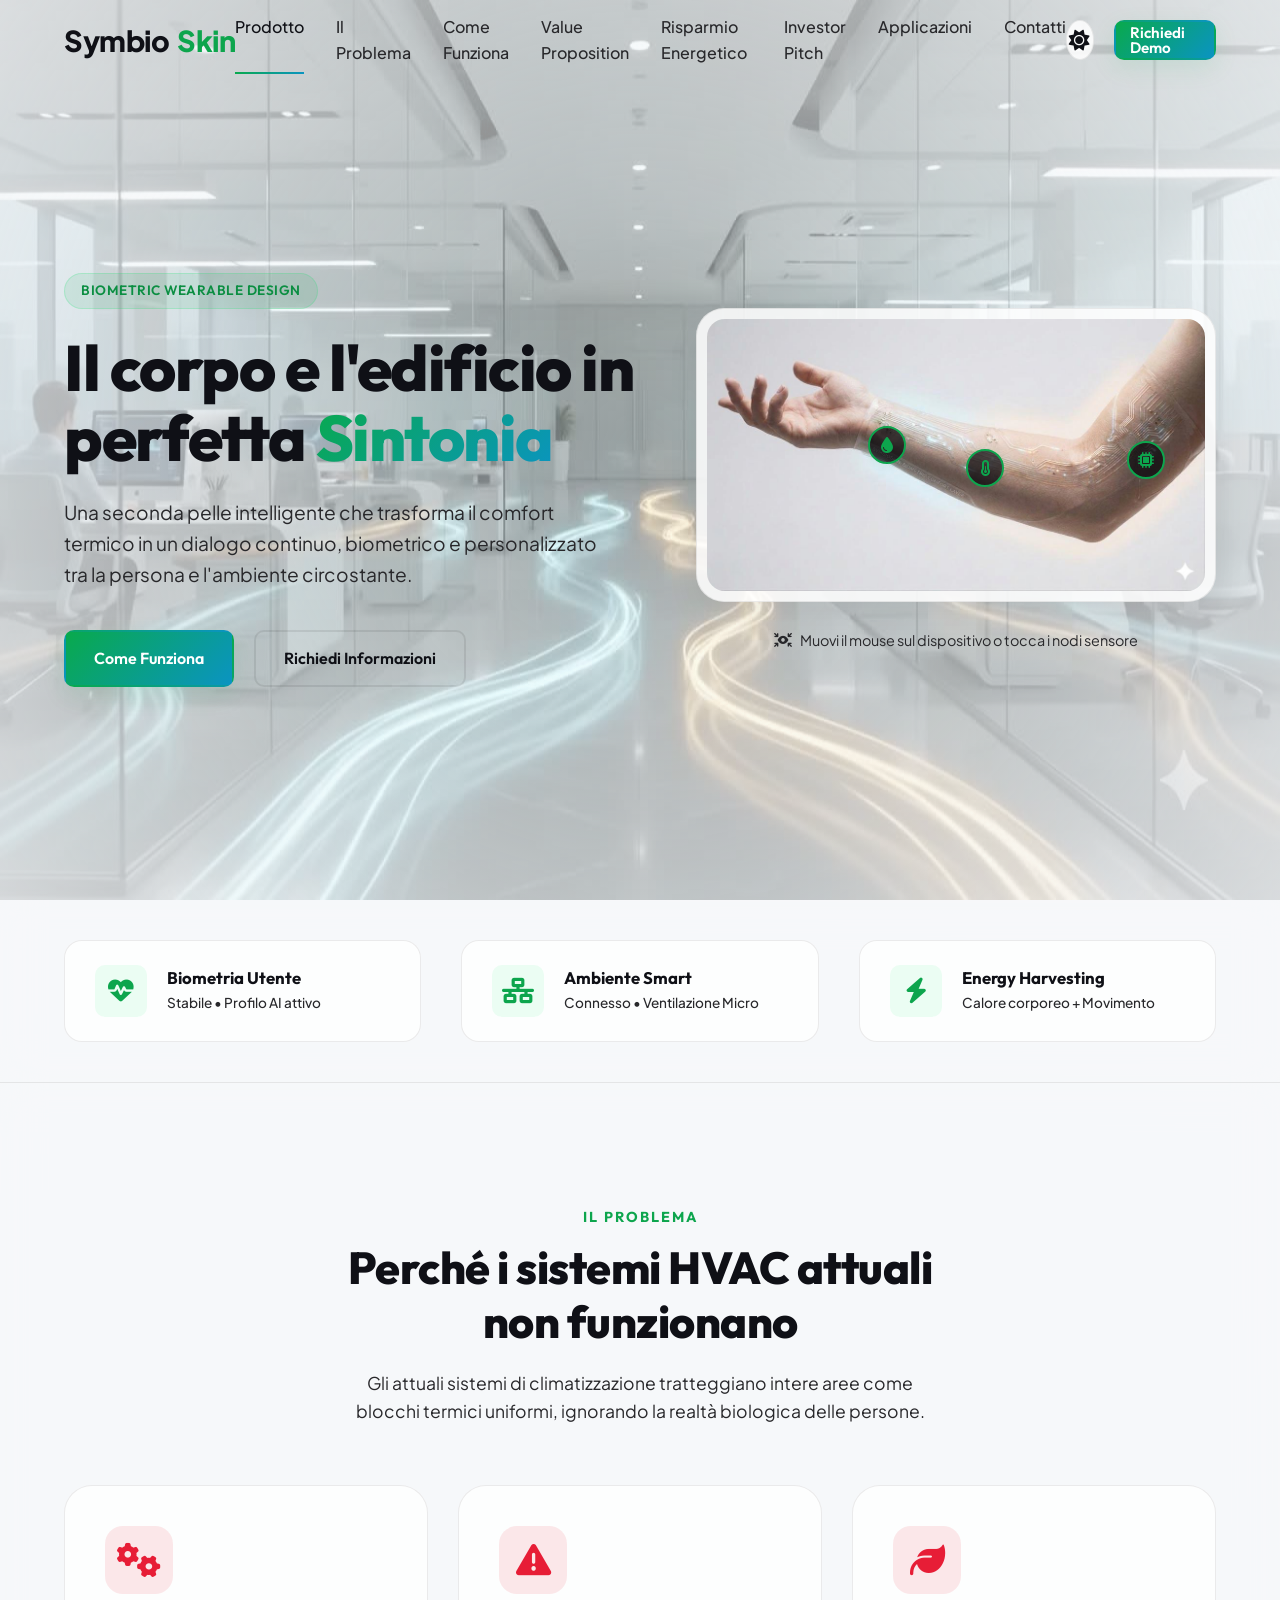
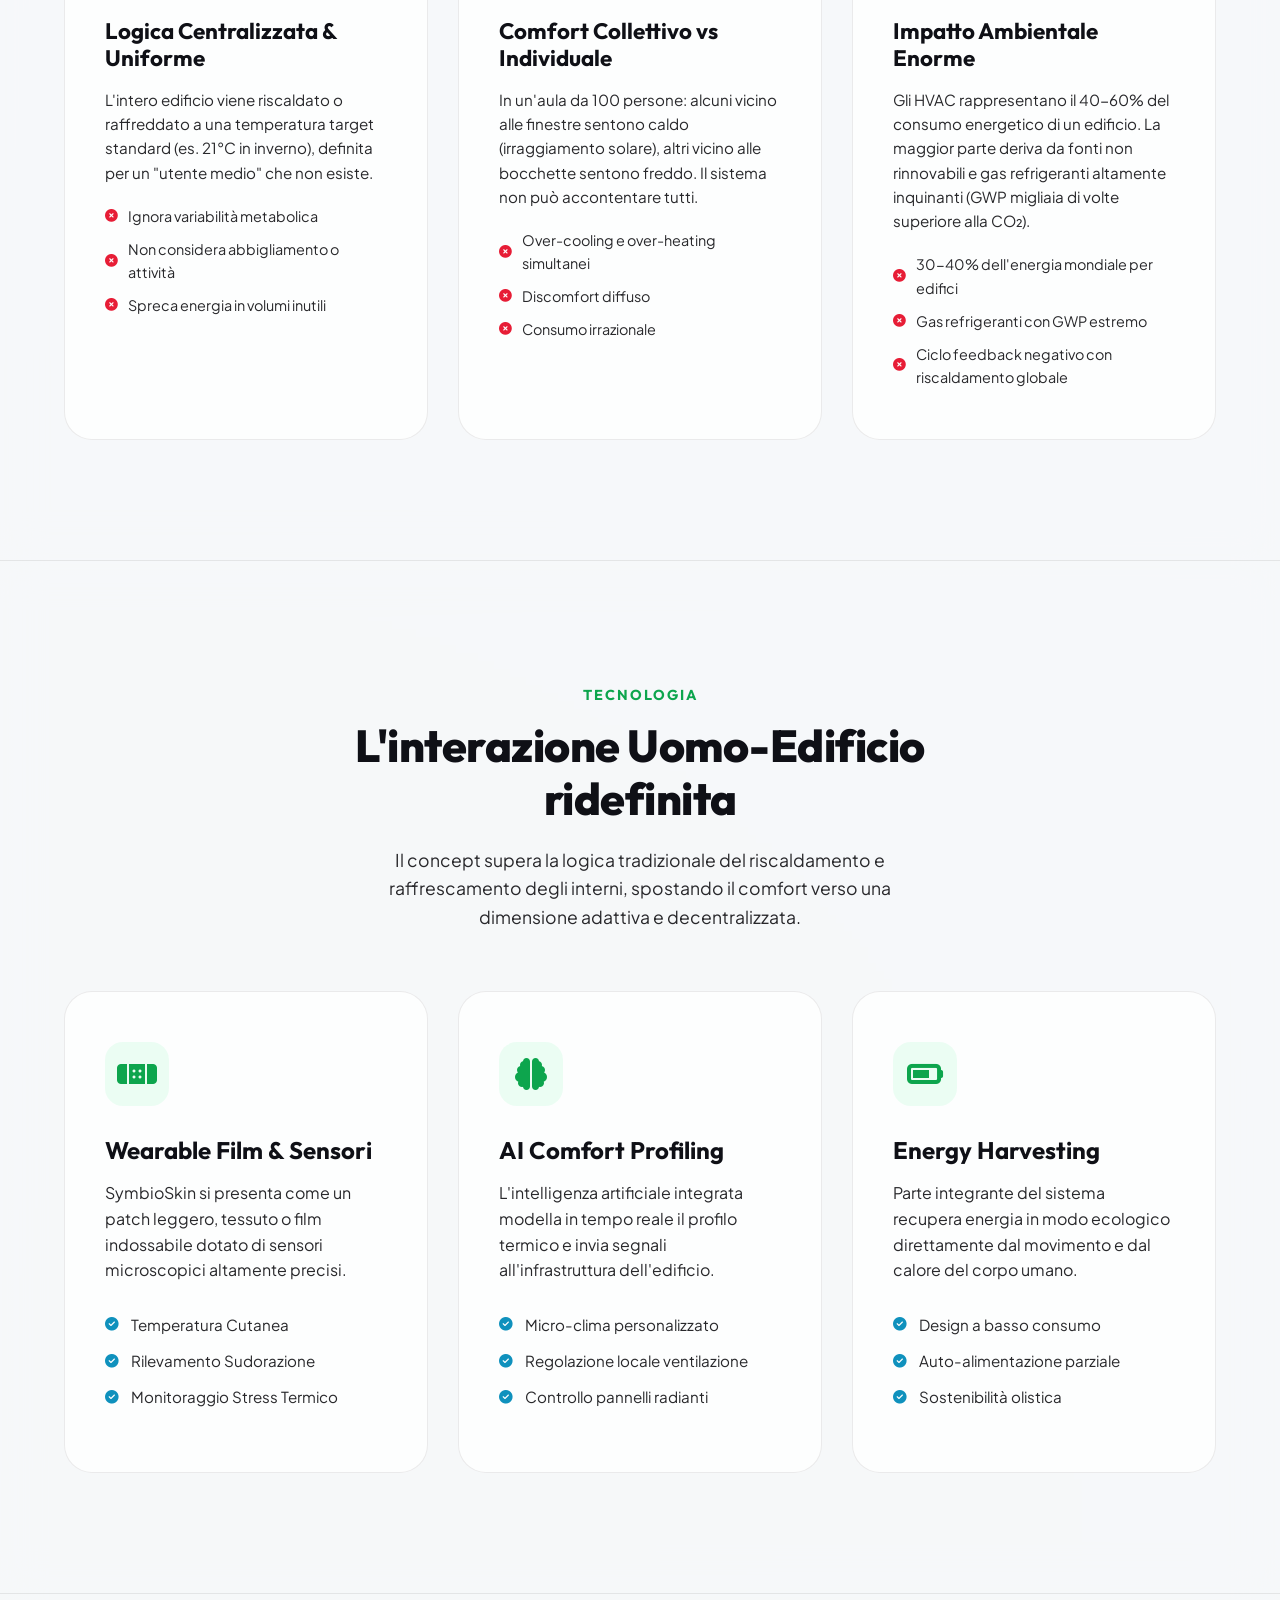
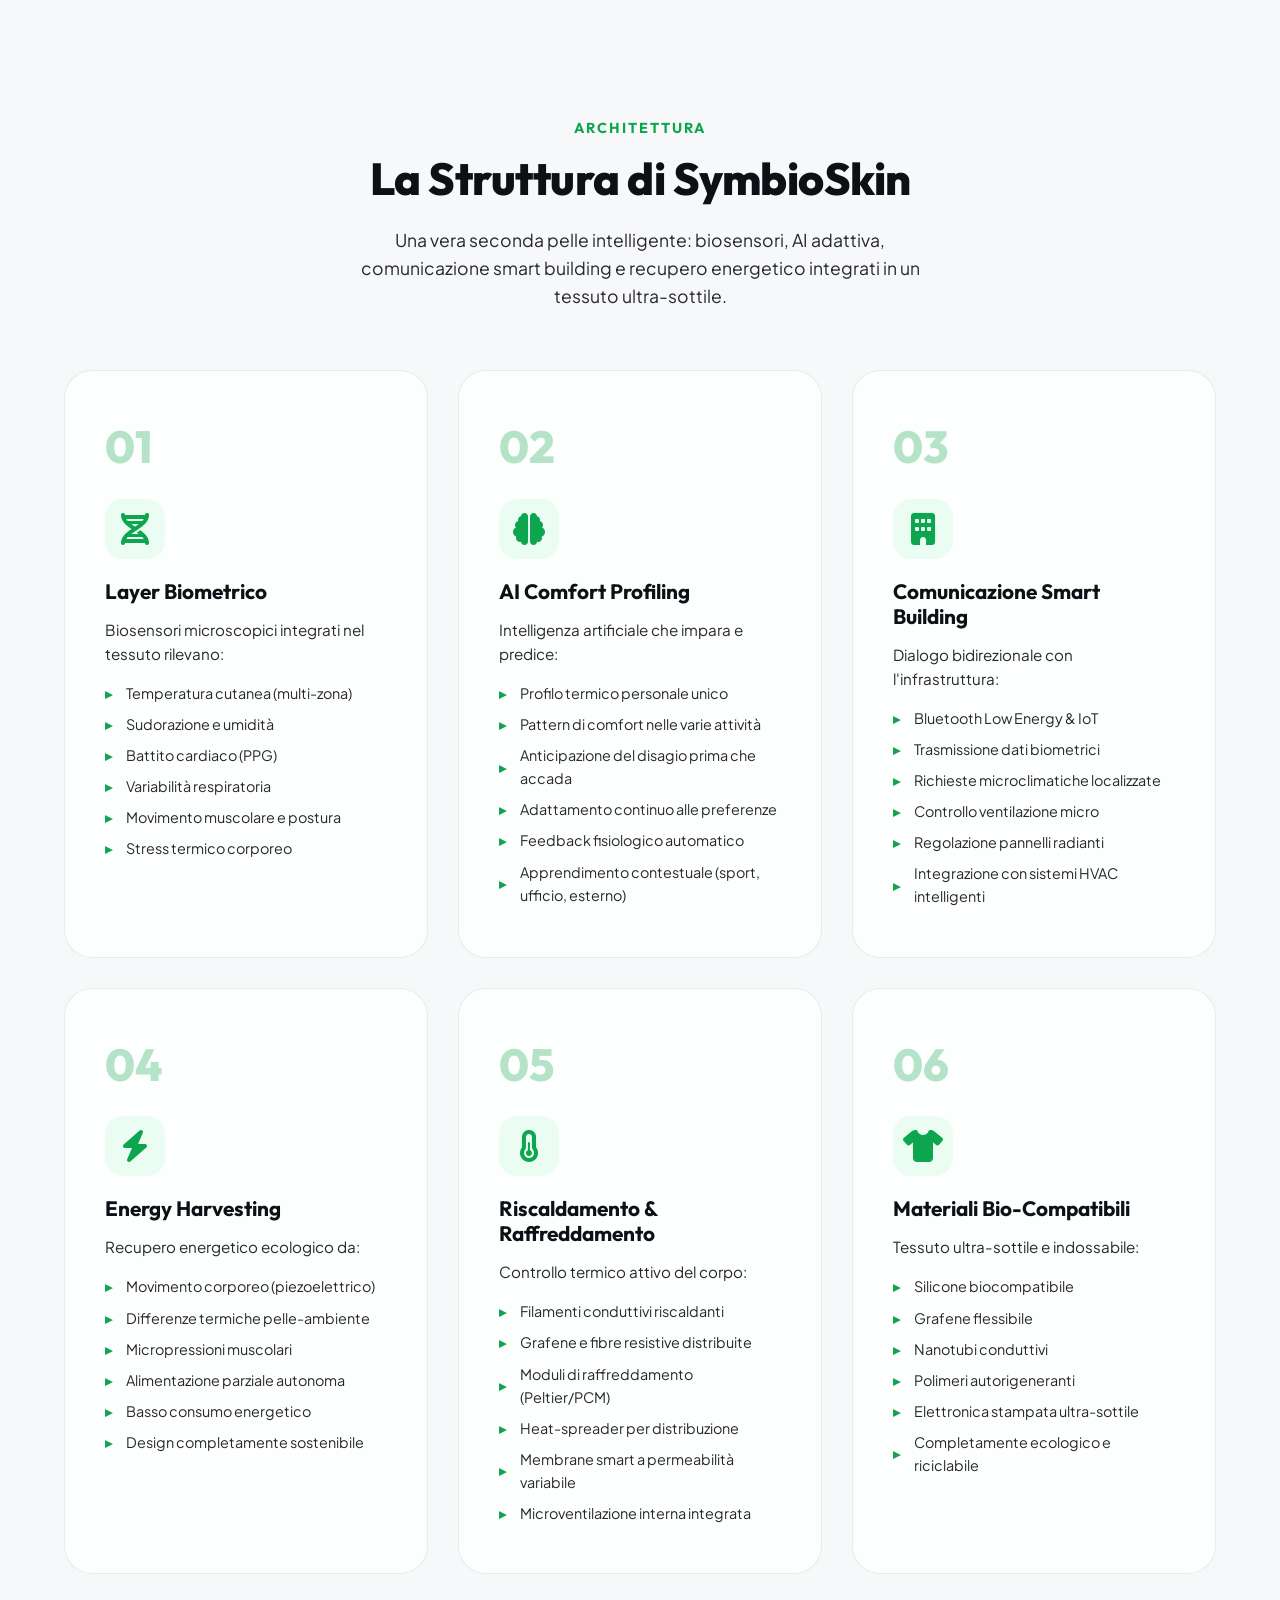
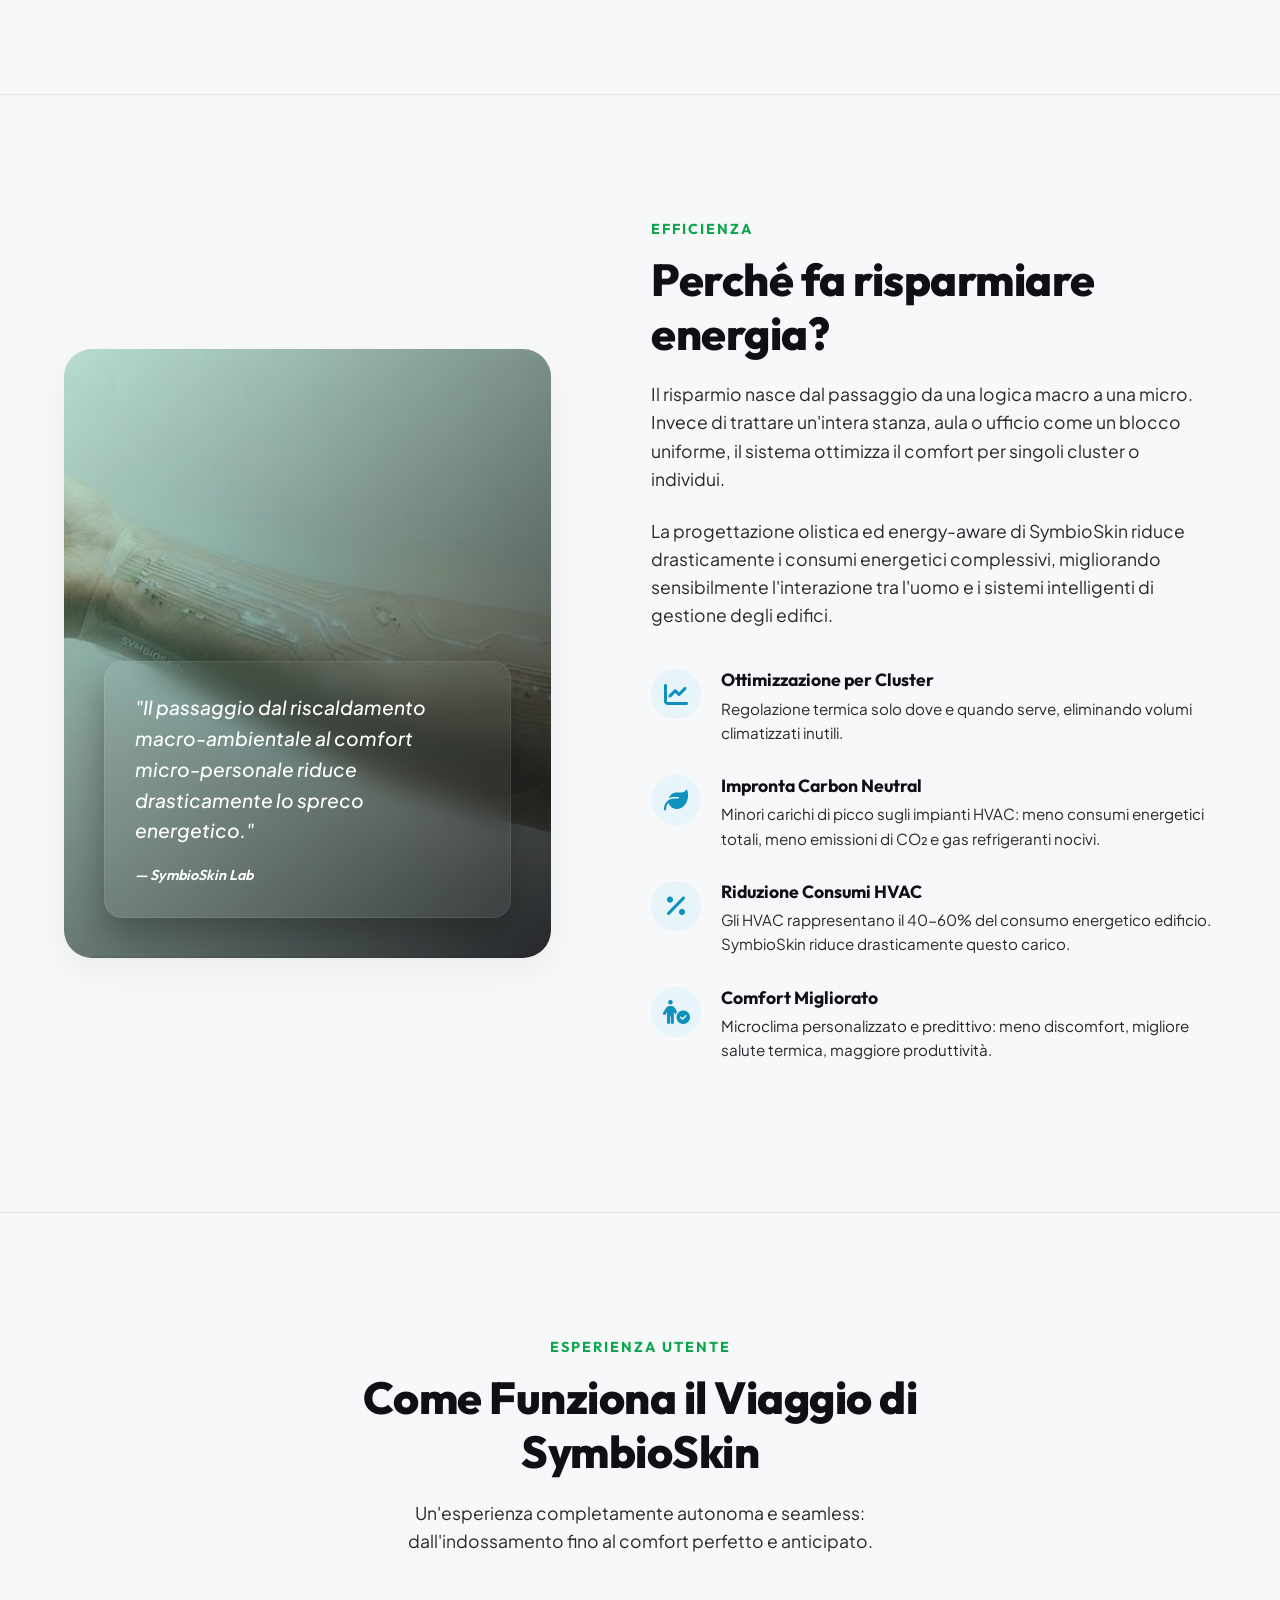
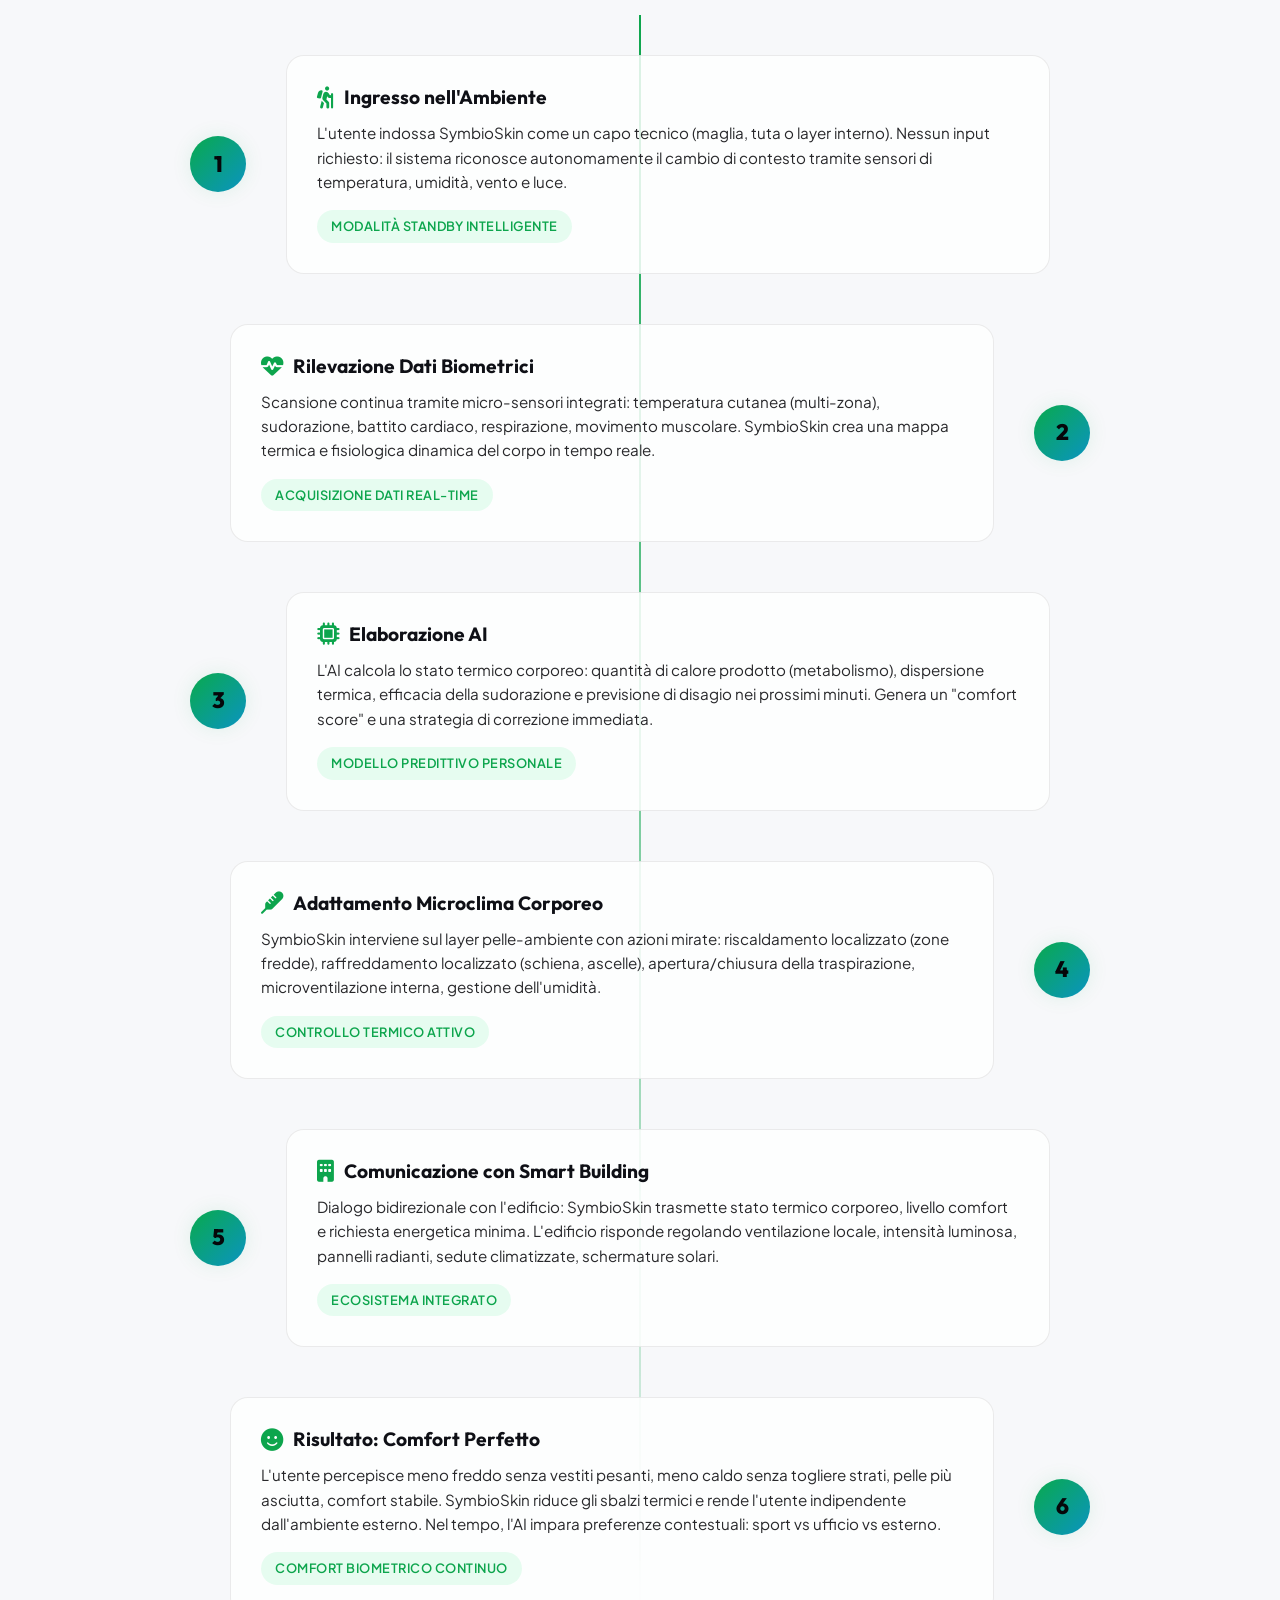
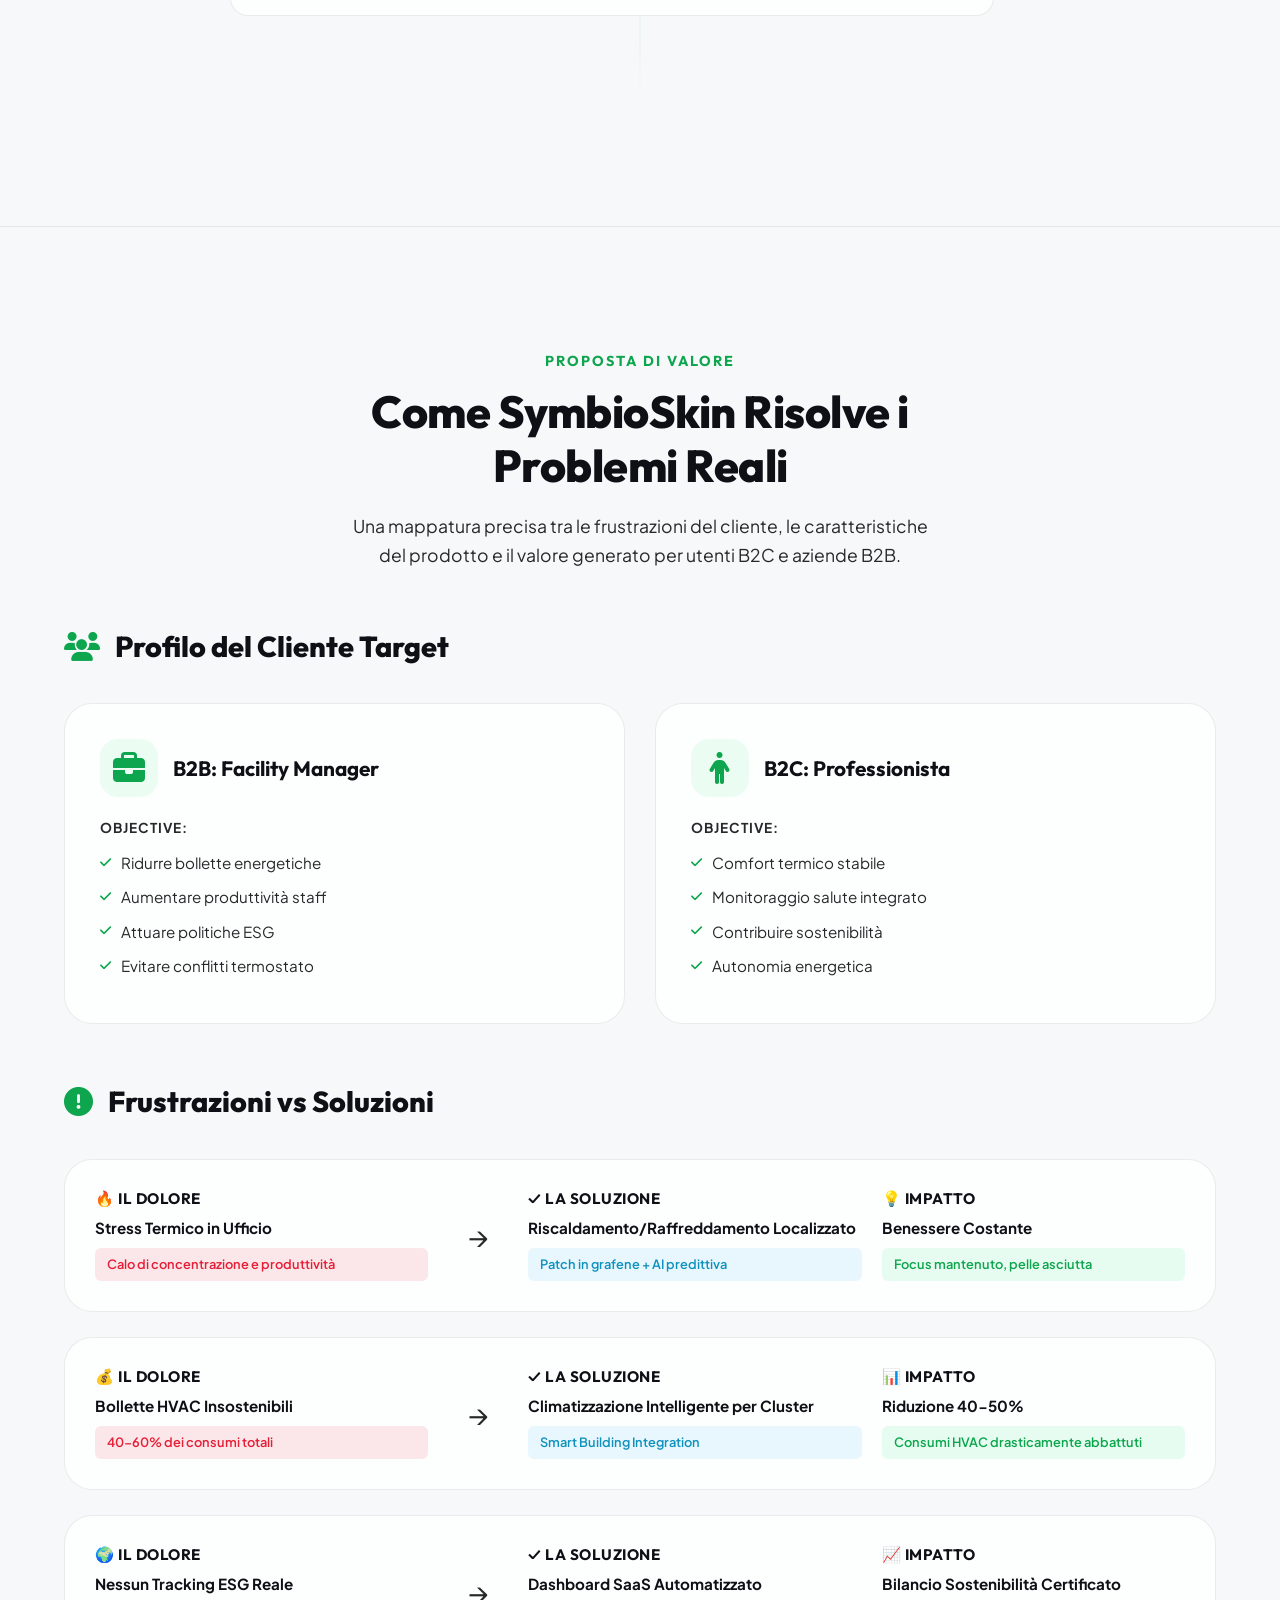
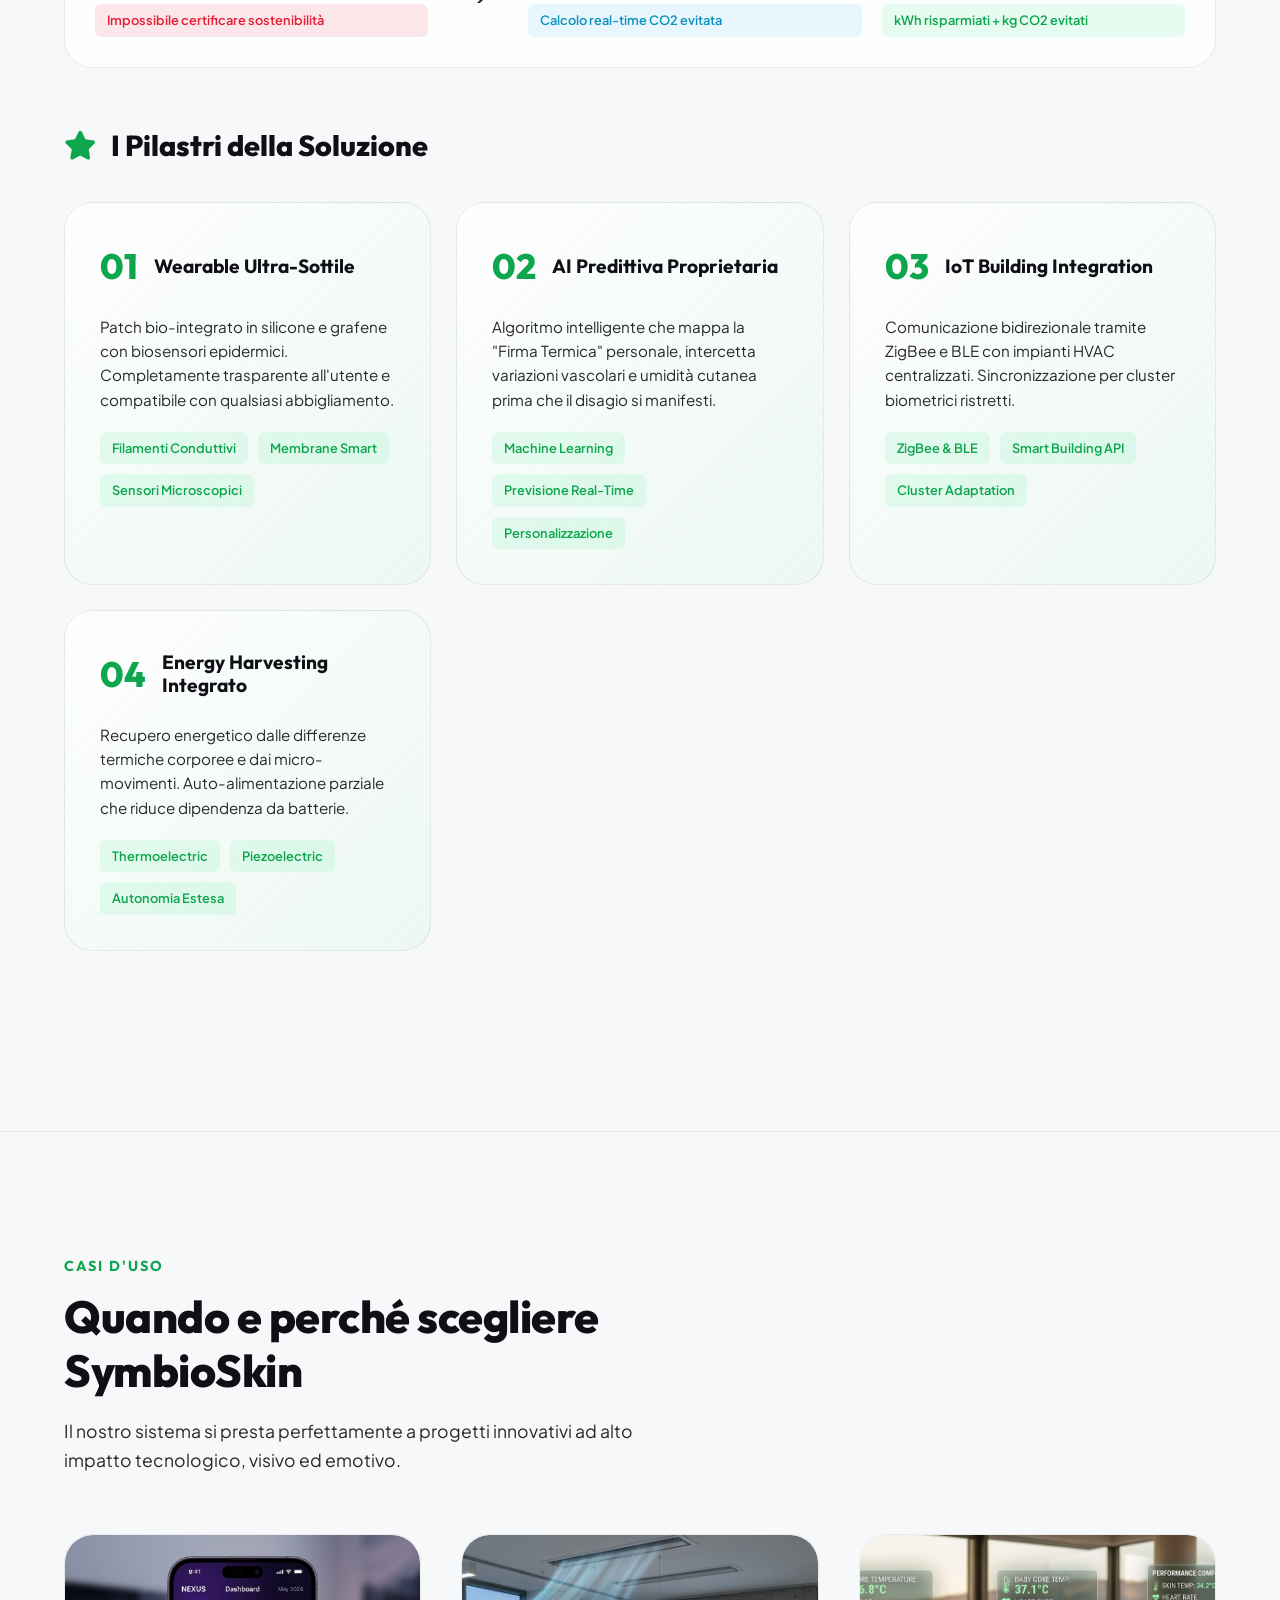
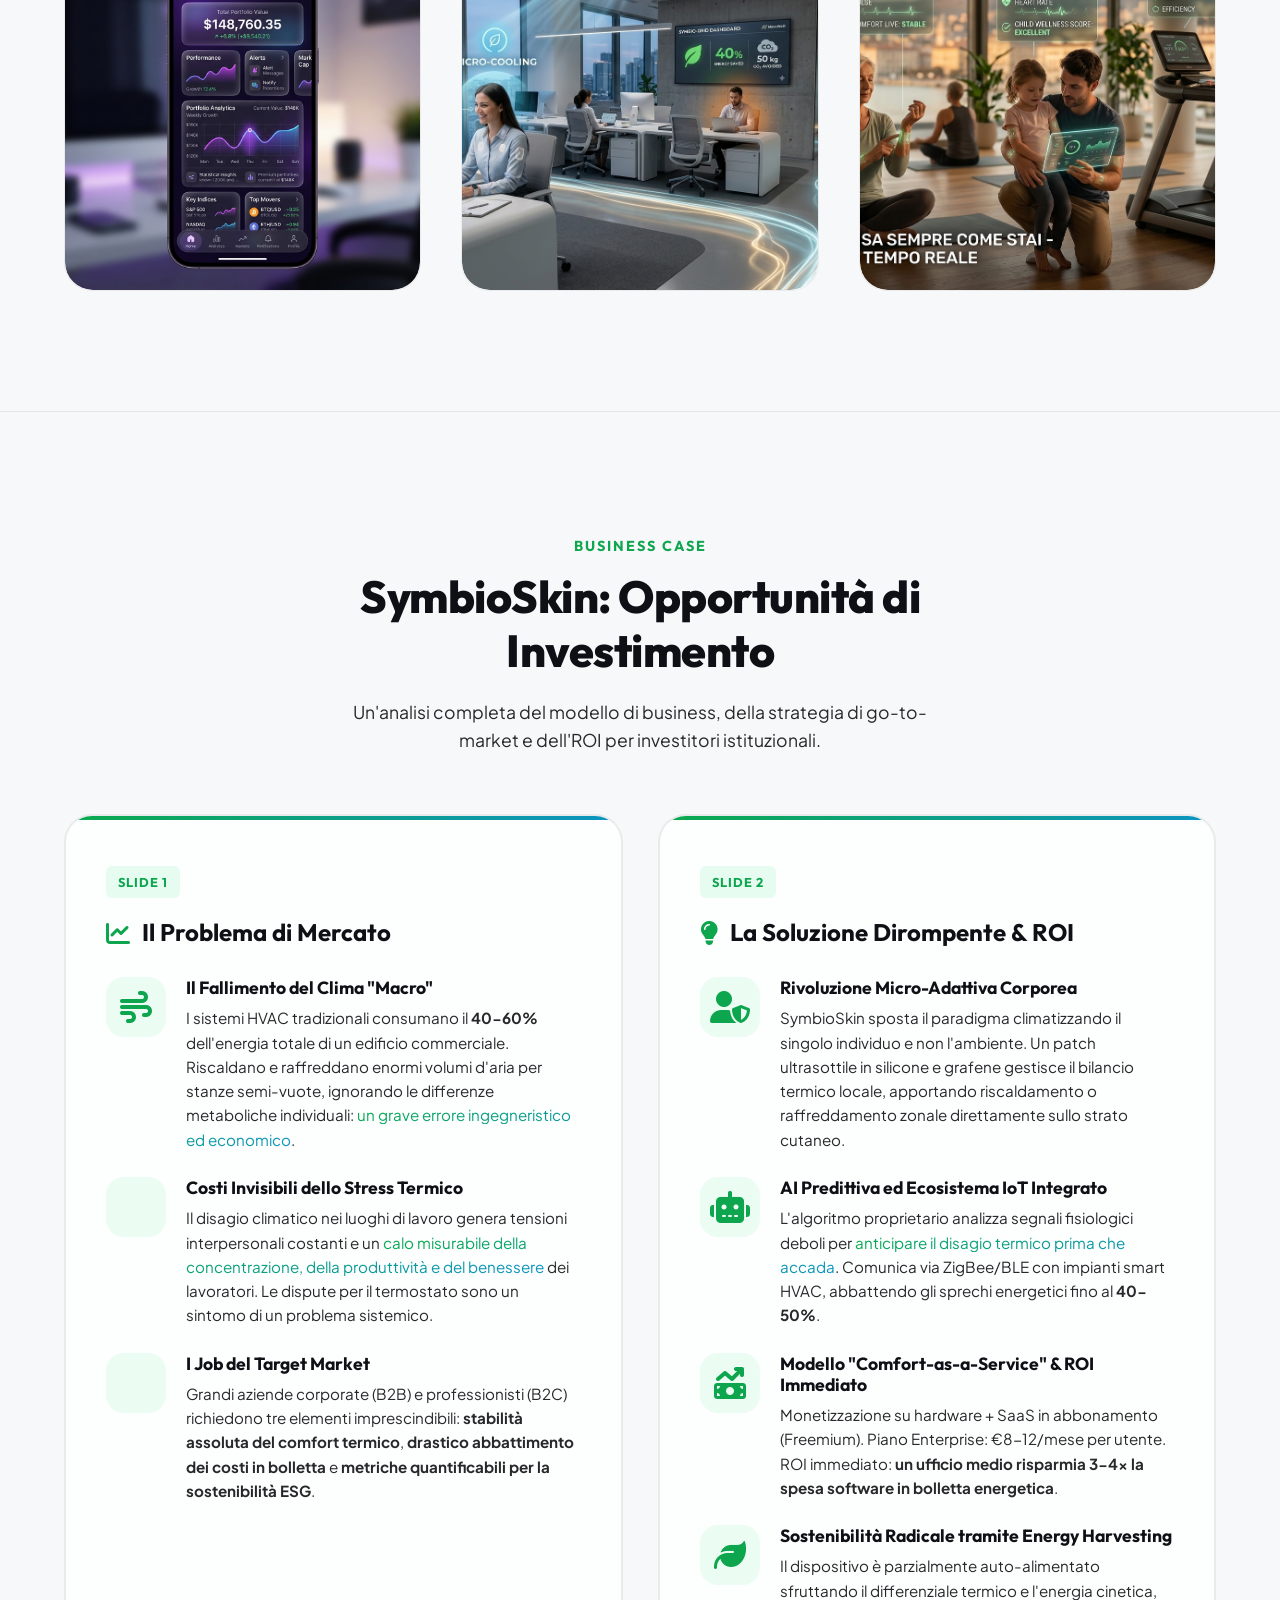
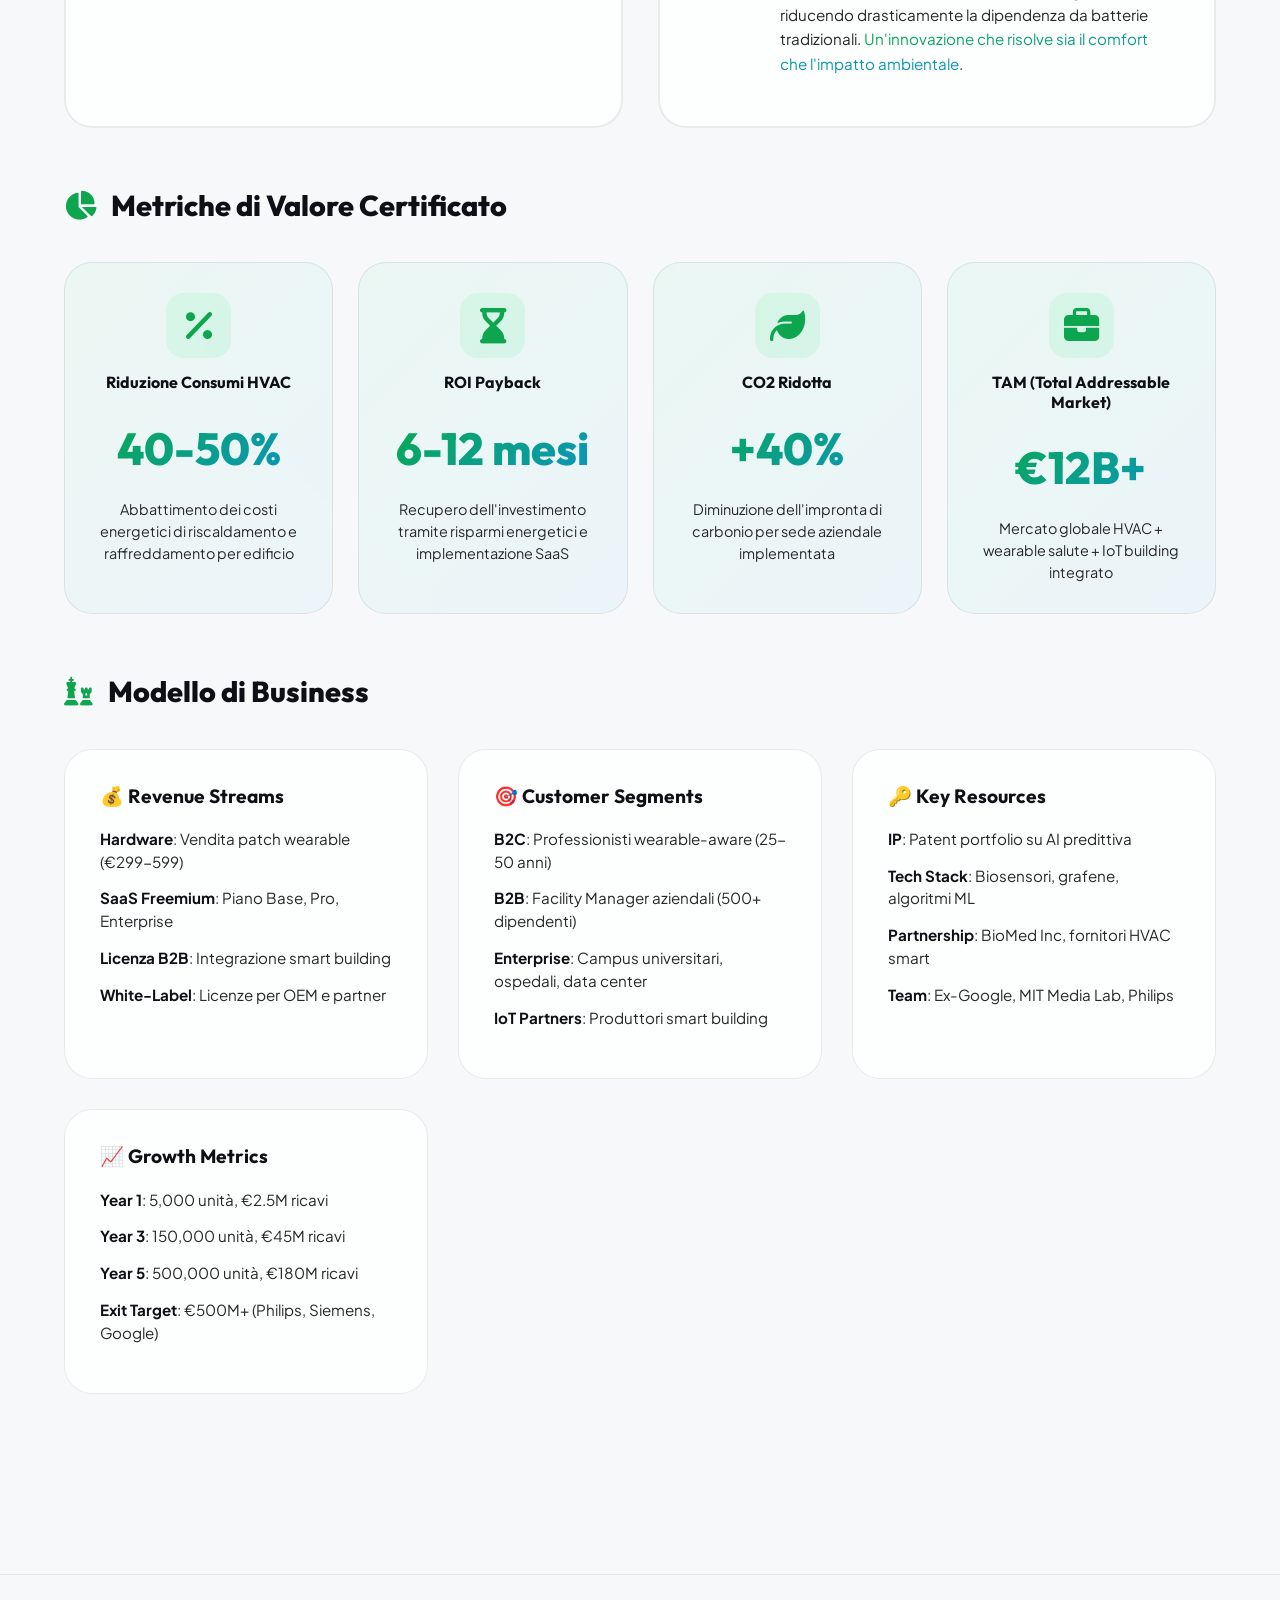
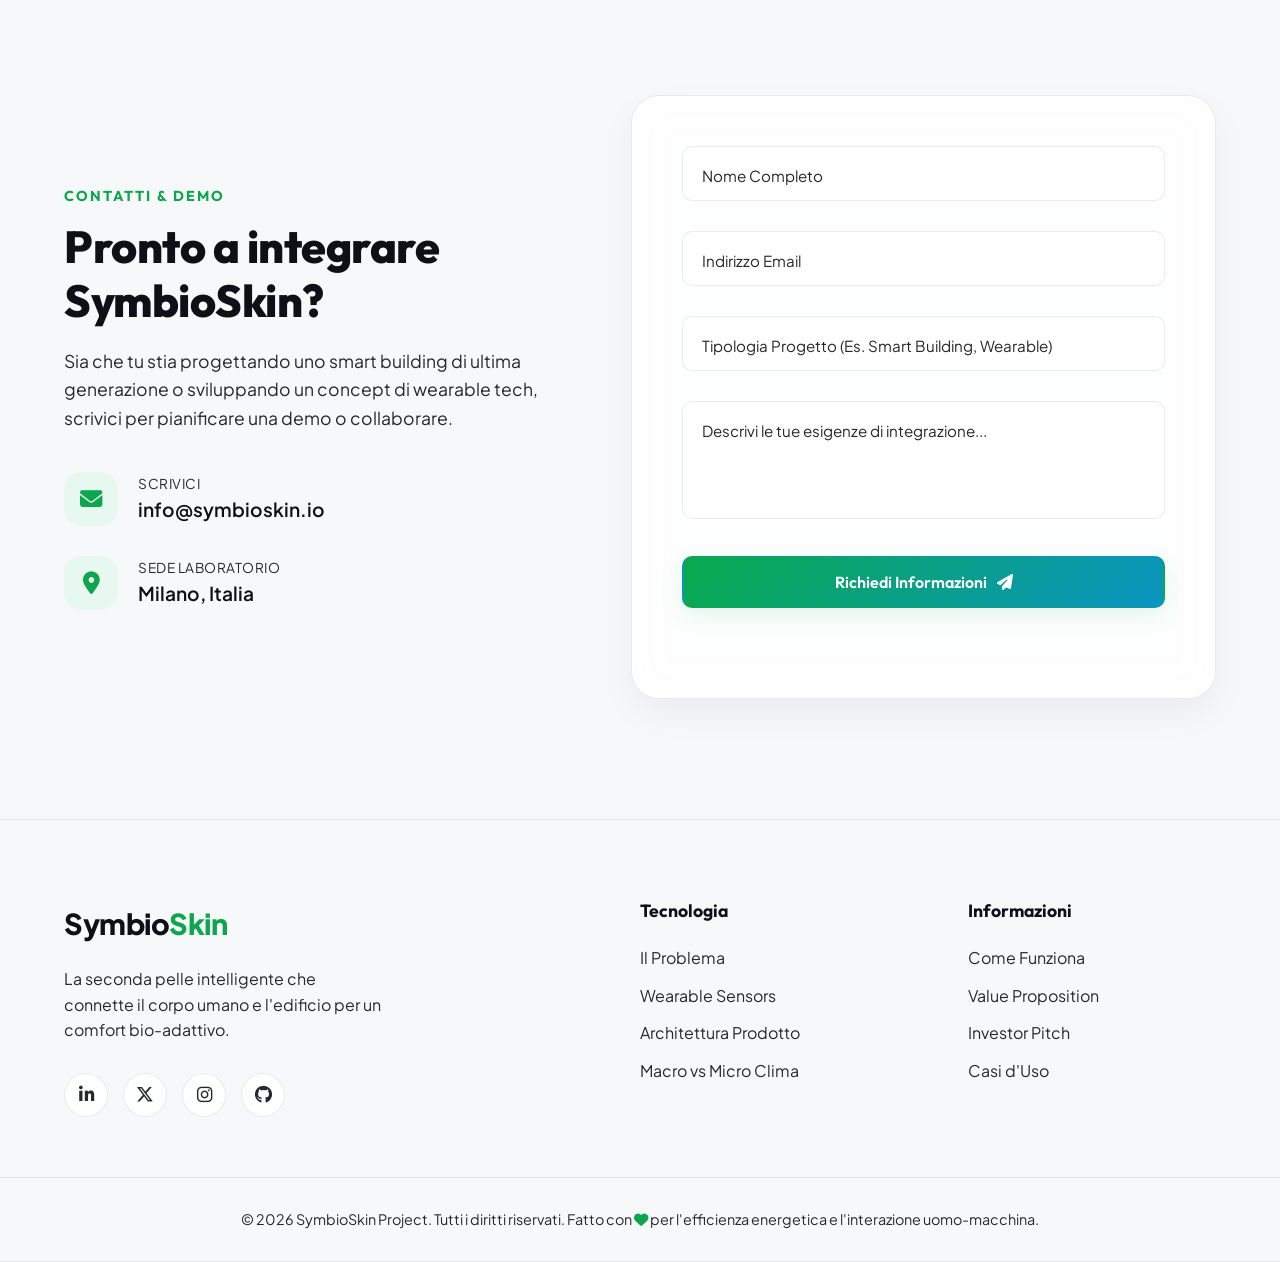
<file: index-old.html>
<!DOCTYPE html>
<html lang="it">
<head>
    <meta charset="UTF-8">
    <meta name="viewport" content="width=device-width, initial-scale=1.0">
    <title>SymbioSkin | Seconda Pelle Intelligente & Comfort Biometrico</title>
    <!-- Meta tags for SEO -->
    <meta name="description" content="SymbioSkin è una seconda pelle intelligente che connette il corpo umano e l'edificio, trasformando il comfort termico in un dialogo biometrico continuo.">
    <meta name="keywords" content="SymbioSkin, wearable design, comfort termico, smart building, biometric feedback, risparmio energetico">
    <!-- Google Fonts for Modern Typography -->
    <link rel="preconnect" href="https://fonts.googleapis.com">
    <link rel="preconnect" href="https://fonts.gstatic.com" crossorigin>
    <link href="https://fonts.googleapis.com/css2?family=Outfit:wght@300;400;500;600;700;800&family=Plus+Jakarta+Sans:wght@300;400;500;600;700&display=swap" rel="stylesheet">
    <!-- FontAwesome for Icons -->
    <link rel="stylesheet" href="https://cdnjs.cloudflare.com/ajax/libs/font-awesome/6.4.0/css/all.min.css">
    <!-- Custom Stylesheet -->
    <link rel="stylesheet" href="style.css">
</head>
<body class="dark-theme">
    <!-- Loading Screen Overlay -->
    <div id="loading-overlay">
        <div class="loader-content">
            <div class="loader-spinner"></div>
            <h2>Caricamento Esperienza 3D</h2>
            <p>Pre-caricamento dell'ufficio intelligente SymbioSkin...</p>
            <div class="loader-bar-container">
                <div id="loader-bar"></div>
            </div>
            <div id="loader-percentage">0%</div>
        </div>
    </div>

    <!-- Background Scroll Canvas -->
    <canvas id="scroll-canvas"></canvas>

    <!-- Custom Scrollbar & Progress -->
    <div id="scroll-progress"></div>

    <!-- Header Navigation -->
    <header id="header">
        <div class="container navbar">
            <a href="#" class="logo">
                Symbio<span>Skin</span>
            </a>
            <nav class="nav-menu" id="nav-menu">
                <a href="#hero" class="nav-link active">Prodotto</a>
                <a href="#problem" class="nav-link">Il Problema</a>
                <a href="#technology" class="nav-link">Come Funziona</a>
                <a href="#value-proposition" class="nav-link">Value Proposition</a>
                <a href="#efficiency" class="nav-link">Risparmio Energetico</a>
                <a href="#investor-pitch" class="nav-link">Investor Pitch</a>
                <a href="#usecases" class="nav-link">Applicazioni</a>
                <a href="#contact" class="nav-link">Contatti</a>
            </nav>
            <div class="nav-actions">
                <button id="theme-toggle" aria-label="Cambia tema">
                    <i class="fa-solid fa-moon"></i>
                </button>
                <a href="#contact" class="btn btn-primary btn-sm btn-nav">Richiedi Demo</a>
                <button class="menu-toggle" id="menu-toggle" aria-label="Apri menu">
                    <span class="bar"></span>
                    <span class="bar"></span>
                    <span class="bar"></span>
                </button>
            </div>
        </div>
    </header>

    <main>
        <!-- Hero Section -->
        <section id="hero" class="hero-section">
            <!-- Video Background -->
            <video class="hero-video-bg" autoplay loop muted playsinline>
                <source src="https://player.vimeo.com/external/371433846.sd.mp4?s=236da2f3c054773d2ef7d8b02fc9b08f4384a86f&profile_id=139&oauth2_token_id=57447761" type="video/mp4">
            </video>
            
            <div class="container hero-grid">
                <div class="hero-content animate-fade-in">
                    <span class="badge">Biometric Wearable Design</span>
                    <h1 class="hero-title">Il corpo e l'edificio in perfetta <span class="text-gradient">Sintonia</span></h1>
                    <p class="hero-desc">Una seconda pelle intelligente che trasforma il comfort termico in un dialogo continuo, biometrico e personalizzato tra la persona e l'ambiente circostante.</p>
                    <div class="hero-cta">
                        <a href="#technology" class="btn btn-primary">Come Funziona</a>
                        <a href="#contact" class="btn btn-outline">Richiedi Informazioni</a>
                    </div>
                </div>
                <div class="hero-visual animate-slide-up">
                    <div class="product-interactive-container" id="product-card">
                        <!-- Product Main Graphic -->
                        <img src="images/symbioskin.png" alt="SymbioSkin Wearable Device" id="product-img">
                        
                        <!-- Dynamic SVG Circuits (Animate on Scroll / Hover) -->
                        <svg class="circuit-svg" viewBox="0 0 100 100" preserveAspectRatio="none">
                            <path class="circuit-line" d="M 83 45 L 75 35 L 55 35 L 45 42 L 33 40" />
                            <path class="circuit-line" d="M 83 45 L 78 48 L 65 42 L 50 48 L 33 40" />
                            <path class="circuit-line" d="M 83 45 L 75 52 L 58 52 L 48 45 L 33 40" />
                            <path class="circuit-line" d="M 83 45 L 88 35 L 94 30" />
                            <path class="circuit-line" d="M 83 45 L 85 55 L 90 60" />
                        </svg>

                        <!-- Biometric Interactive Hotspots -->
                        <div class="hotspot hotspot-temp" style="top: 48%; left: 52%;" data-tooltip="Temperatura Cutanea: 36.6°C | Monitoraggio Costante">
                            <span class="hotspot-pulse"></span>
                            <i class="fa-solid fa-temperature-half"></i>
                        </div>
                        
                        <div class="hotspot hotspot-sweat" style="top: 40%; left: 33%;" data-tooltip="Sudorazione: 0.12 mg/cm²/min | Regolazione Clima Autonoma">
                            <span class="hotspot-pulse"></span>
                            <i class="fa-solid fa-droplet"></i>
                        </div>

                        <div class="hotspot hotspot-chip" style="top: 45%; left: 83%;" data-tooltip="AI Processor & Energy Harvester: +42% Efficienza">
                            <span class="hotspot-pulse"></span>
                            <i class="fa-solid fa-microchip"></i>
                        </div>
                    </div>
                    <div class="hover-tip"><i class="fa-solid fa-arrows-to-eye"></i> Muovi il mouse sul dispositivo o tocca i nodi sensore</div>
                </div>
            </div>
        </section>

        <!-- Dynamic Data Preview (Linked with Hotspots) -->
        <section class="telemetry-section">
            <div class="container telemetry-grid">
                <div class="telemetry-card">
                    <span class="telemetry-icon"><i class="fa-solid fa-heart-pulse"></i></span>
                    <div>
                        <h4>Biometria Utente</h4>
                        <p id="telemetry-biometric">Stabile • Profilo AI attivo</p>
                    </div>
                </div>
                <div class="telemetry-card">
                    <span class="telemetry-icon"><i class="fa-solid fa-network-wired"></i></span>
                    <div>
                        <h4>Ambiente Smart</h4>
                        <p id="telemetry-building">Connesso • Ventilazione Micro</p>
                    </div>
                </div>
                <div class="telemetry-card">
                    <span class="telemetry-icon"><i class="fa-solid fa-bolt"></i></span>
                    <div>
                        <h4>Energy Harvesting</h4>
                        <p id="telemetry-energy">Calore corporeo + Movimento</p>
                    </div>
                </div>
            </div>
        </section>

        <!-- Problem Section: Current HVAC Inefficiencies -->
        <section id="problem" class="problem-section section-padding">
            <div class="container">
                <div class="section-header text-center reveal">
                    <span class="section-subtitle">Il Problema</span>
                    <h2 class="section-title">Perché i sistemi HVAC attuali non funzionano</h2>
                    <p class="section-desc">Gli attuali sistemi di climatizzazione tratteggiano intere aree come blocchi termici uniformi, ignorando la realtà biologica delle persone.</p>
                </div>
                <div class="problem-grid">
                    <div class="problem-card reveal">
                        <div class="problem-icon"><i class="fa-solid fa-gears"></i></div>
                        <h3>Logica Centralizzata & Uniforme</h3>
                        <p>L'intero edificio viene riscaldato o raffreddato a una temperatura target standard (es. 21°C in inverno), definita per un "utente medio" che non esiste.</p>
                        <ul class="problem-list">
                            <li><i class="fa-solid fa-circle-xmark"></i> Ignora variabilità metabolica</li>
                            <li><i class="fa-solid fa-circle-xmark"></i> Non considera abbigliamento o attività</li>
                            <li><i class="fa-solid fa-circle-xmark"></i> Spreca energia in volumi inutili</li>
                        </ul>
                    </div>
                    <div class="problem-card reveal">
                        <div class="problem-icon"><i class="fa-solid fa-triangle-exclamation"></i></div>
                        <h3>Comfort Collettivo vs Individuale</h3>
                        <p>In un'aula da 100 persone: alcuni vicino alle finestre sentono caldo (irraggiamento solare), altri vicino alle bocchette sentono freddo. Il sistema non può accontentare tutti.</p>
                        <ul class="problem-list">
                            <li><i class="fa-solid fa-circle-xmark"></i> Over-cooling e over-heating simultanei</li>
                            <li><i class="fa-solid fa-circle-xmark"></i> Discomfort diffuso</li>
                            <li><i class="fa-solid fa-circle-xmark"></i> Consumo irrazionale</li>
                        </ul>
                    </div>
                    <div class="problem-card reveal">
                        <div class="problem-icon"><i class="fa-solid fa-leaf"></i></div>
                        <h3>Impatto Ambientale Enorme</h3>
                        <p>Gli HVAC rappresentano il 40-60% del consumo energetico di un edificio. La maggior parte deriva da fonti non rinnovabili e gas refrigeranti altamente inquinanti (GWP migliaia di volte superiore alla CO₂).</p>
                        <ul class="problem-list">
                            <li><i class="fa-solid fa-circle-xmark"></i> 30-40% dell'energia mondiale per edifici</li>
                            <li><i class="fa-solid fa-circle-xmark"></i> Gas refrigeranti con GWP estremo</li>
                            <li><i class="fa-solid fa-circle-xmark"></i> Ciclo feedback negativo con riscaldamento globale</li>
                        </ul>
                    </div>
                </div>
            </div>
        </section>

        <!-- Technology Section (Come funziona) -->
        <section id="technology" class="services-section section-padding">
            <div class="container">
                <div class="section-header text-center reveal">
                    <span class="section-subtitle">Tecnologia</span>
                    <h2 class="section-title">L'interazione Uomo-Edificio ridefinita</h2>
                    <p class="section-desc">Il concept supera la logica tradizionale del riscaldamento e raffrescamento degli interni, spostando il comfort verso una dimensione adattiva e decentralizzata.</p>
                </div>
                <div class="services-grid">
                    <div class="service-card reveal">
                        <div class="service-icon"><i class="fa-solid fa-bandage"></i></div>
                        <h3>Wearable Film & Sensori</h3>
                        <p>SymbioSkin si presenta come un patch leggero, tessuto o film indossabile dotato di sensori microscopici altamente precisi.</p>
                        <ul class="service-list">
                            <li><i class="fa-solid fa-circle-check"></i> Temperatura Cutanea</li>
                            <li><i class="fa-solid fa-circle-check"></i> Rilevamento Sudorazione</li>
                            <li><i class="fa-solid fa-circle-check"></i> Monitoraggio Stress Termico</li>
                        </ul>
                    </div>
                    <div class="service-card reveal">
                        <div class="service-icon"><i class="fa-solid fa-brain"></i></div>
                        <h3>AI Comfort Profiling</h3>
                        <p>L'intelligenza artificiale integrata modella in tempo reale il profilo termico e invia segnali all'infrastruttura dell'edificio.</p>
                        <ul class="service-list">
                            <li><i class="fa-solid fa-circle-check"></i> Micro-clima personalizzato</li>
                            <li><i class="fa-solid fa-circle-check"></i> Regolazione locale ventilazione</li>
                            <li><i class="fa-solid fa-circle-check"></i> Controllo pannelli radianti</li>
                        </ul>
                    </div>
                    <div class="service-card reveal">
                        <div class="service-icon"><i class="fa-solid fa-battery-three-quarters"></i></div>
                        <h3>Energy Harvesting</h3>
                        <p>Parte integrante del sistema recupera energia in modo ecologico direttamente dal movimento e dal calore del corpo umano.</p>
                        <ul class="service-list">
                            <li><i class="fa-solid fa-circle-check"></i> Design a basso consumo</li>
                            <li><i class="fa-solid fa-circle-check"></i> Auto-alimentazione parziale</li>
                            <li><i class="fa-solid fa-circle-check"></i> Sostenibilità olistica</li>
                        </ul>
                    </div>
                </div>
            </div>
        </section>

        <!-- Product Architecture Section -->
        <section id="architecture" class="architecture-section section-padding">
            <div class="container">
                <div class="section-header text-center reveal">
                    <span class="section-subtitle">Architettura</span>
                    <h2 class="section-title">La Struttura di SymbioSkin</h2>
                    <p class="section-desc">Una vera seconda pelle intelligente: biosensori, AI adattiva, comunicazione smart building e recupero energetico integrati in un tessuto ultra-sottile.</p>
                </div>
                <div class="architecture-grid">
                    <div class="arch-card reveal">
                        <div class="arch-number">01</div>
                        <div class="arch-icon"><i class="fa-solid fa-dna"></i></div>
                        <h3>Layer Biometrico</h3>
                        <p>Biosensori microscopici integrati nel tessuto rilevano:</p>
                        <ul class="arch-list">
                            <li>Temperatura cutanea (multi-zona)</li>
                            <li>Sudorazione e umidità</li>
                            <li>Battito cardiaco (PPG)</li>
                            <li>Variabilità respiratoria</li>
                            <li>Movimento muscolare e postura</li>
                            <li>Stress termico corporeo</li>
                        </ul>
                    </div>
                    <div class="arch-card reveal">
                        <div class="arch-number">02</div>
                        <div class="arch-icon"><i class="fa-solid fa-brain"></i></div>
                        <h3>AI Comfort Profiling</h3>
                        <p>Intelligenza artificiale che impara e predice:</p>
                        <ul class="arch-list">
                            <li>Profilo termico personale unico</li>
                            <li>Pattern di comfort nelle varie attività</li>
                            <li>Anticipazione del disagio prima che accada</li>
                            <li>Adattamento continuo alle preferenze</li>
                            <li>Feedback fisiologico automatico</li>
                            <li>Apprendimento contestuale (sport, ufficio, esterno)</li>
                        </ul>
                    </div>
                    <div class="arch-card reveal">
                        <div class="arch-number">03</div>
                        <div class="arch-icon"><i class="fa-solid fa-building"></i></div>
                        <h3>Comunicazione Smart Building</h3>
                        <p>Dialogo bidirezionale con l'infrastruttura:</p>
                        <ul class="arch-list">
                            <li>Bluetooth Low Energy & IoT</li>
                            <li>Trasmissione dati biometrici</li>
                            <li>Richieste microclimatiche localizzate</li>
                            <li>Controllo ventilazione micro</li>
                            <li>Regolazione pannelli radianti</li>
                            <li>Integrazione con sistemi HVAC intelligenti</li>
                        </ul>
                    </div>
                    <div class="arch-card reveal">
                        <div class="arch-number">04</div>
                        <div class="arch-icon"><i class="fa-solid fa-bolt"></i></div>
                        <h3>Energy Harvesting</h3>
                        <p>Recupero energetico ecologico da:</p>
                        <ul class="arch-list">
                            <li>Movimento corporeo (piezoelettrico)</li>
                            <li>Differenze termiche pelle-ambiente</li>
                            <li>Micropressioni muscolari</li>
                            <li>Alimentazione parziale autonoma</li>
                            <li>Basso consumo energetico</li>
                            <li>Design completamente sostenibile</li>
                        </ul>
                    </div>
                    <div class="arch-card reveal">
                        <div class="arch-number">05</div>
                        <div class="arch-icon"><i class="fa-solid fa-temperature-half"></i></div>
                        <h3>Riscaldamento & Raffreddamento</h3>
                        <p>Controllo termico attivo del corpo:</p>
                        <ul class="arch-list">
                            <li>Filamenti conduttivi riscaldanti</li>
                            <li>Grafene e fibre resistive distribuite</li>
                            <li>Moduli di raffreddamento (Peltier/PCM)</li>
                            <li>Heat-spreader per distribuzione</li>
                            <li>Membrane smart a permeabilità variabile</li>
                            <li>Microventilazione interna integrata</li>
                        </ul>
                    </div>
                    <div class="arch-card reveal">
                        <div class="arch-number">06</div>
                        <div class="arch-icon"><i class="fa-solid fa-shirt"></i></div>
                        <h3>Materiali Bio-Compatibili</h3>
                        <p>Tessuto ultra-sottile e indossabile:</p>
                        <ul class="arch-list">
                            <li>Silicone biocompatibile</li>
                            <li>Grafene flessibile</li>
                            <li>Nanotubi conduttivi</li>
                            <li>Polimeri autorigeneranti</li>
                            <li>Elettronica stampata ultra-sottile</li>
                            <li>Completamente ecologico e riciclabile</li>
                        </ul>
                    </div>
                </div>
            </div>
        </section>

        <!-- Efficiency Section (Perché fa risparmiare) -->
        <section id="efficiency" class="about-section section-padding">
            <div class="container about-grid">
                <div class="about-visual reveal">
                    <div class="about-overlay-card">
                        <blockquote>
                            "Il passaggio dal riscaldamento macro-ambientale al comfort micro-personale riduce drasticamente lo spreco energetico."
                        </blockquote>
                        <cite>— SymbioSkin Lab</cite>
                    </div>
                </div>
                <div class="about-content reveal">
                    <span class="section-subtitle">Efficienza</span>
                    <h2 class="section-title">Perché fa risparmiare energia?</h2>
                    <p class="about-p">Il risparmio nasce dal passaggio da una logica macro a una micro. Invece di trattare un'intera stanza, aula o ufficio come un blocco uniforme, il sistema ottimizza il comfort per singoli cluster o individui.</p>
                    <p class="about-p">La progettazione olistica ed energy-aware di SymbioSkin riduce drasticamente i consumi energetici complessivi, migliorando sensibilmente l'interazione tra l'uomo e i sistemi intelligenti di gestione degli edifici.</p>
                    <div class="about-points">
                        <div class="about-point">
                            <div class="point-icon"><i class="fa-solid fa-chart-line"></i></div>
                            <div>
                                <h4>Ottimizzazione per Cluster</h4>
                                <p>Regolazione termica solo dove e quando serve, eliminando volumi climatizzati inutili.</p>
                            </div>
                        </div>
                        <div class="about-point">
                            <div class="point-icon"><i class="fa-solid fa-leaf"></i></div>
                            <div>
                                <h4>Impronta Carbon Neutral</h4>
                                <p>Minori carichi di picco sugli impianti HVAC: meno consumi energetici totali, meno emissioni di CO₂ e gas refrigeranti nocivi.</p>
                            </div>
                        </div>
                        <div class="about-point">
                            <div class="point-icon"><i class="fa-solid fa-percent"></i></div>
                            <div>
                                <h4>Riduzione Consumi HVAC</h4>
                                <p>Gli HVAC rappresentano il 40-60% del consumo energetico edificio. SymbioSkin riduce drasticamente questo carico.</p>
                            </div>
                        </div>
                        <div class="about-point">
                            <div class="point-icon"><i class="fa-solid fa-person-circle-check"></i></div>
                            <div>
                                <h4>Comfort Migliorato</h4>
                                <p>Microclima personalizzato e predittivo: meno discomfort, migliore salute termica, maggiore produttività.</p>
                            </div>
                        </div>
                    </div>
                </div>
            </div>
        </section>

        <!-- Customer Journey Section -->
        <section id="journey" class="journey-section section-padding">
            <div class="container">
                <div class="section-header text-center reveal">
                    <span class="section-subtitle">Esperienza Utente</span>
                    <h2 class="section-title">Come Funziona il Viaggio di SymbioSkin</h2>
                    <p class="section-desc">Un'esperienza completamente autonoma e seamless: dall'indossamento fino al comfort perfetto e anticipato.</p>
                </div>
                <div class="journey-timeline">
                    <div class="journey-step reveal">
                        <div class="journey-marker">
                            <div class="journey-number">1</div>
                        </div>
                        <div class="journey-content">
                            <h3><i class="fa-solid fa-person-hiking"></i> Ingresso nell'Ambiente</h3>
                            <p>L'utente indossa SymbioSkin come un capo tecnico (maglia, tuta o layer interno). Nessun input richiesto: il sistema riconosce autonomamente il cambio di contesto tramite sensori di temperatura, umidità, vento e luce.</p>
                            <span class="journey-tag">Modalità Standby Intelligente</span>
                        </div>
                    </div>

                    <div class="journey-step reveal">
                        <div class="journey-marker">
                            <div class="journey-number">2</div>
                        </div>
                        <div class="journey-content">
                            <h3><i class="fa-solid fa-heartbeat"></i> Rilevazione Dati Biometrici</h3>
                            <p>Scansione continua tramite micro-sensori integrati: temperatura cutanea (multi-zona), sudorazione, battito cardiaco, respirazione, movimento muscolare. SymbioSkin crea una mappa termica e fisiologica dinamica del corpo in tempo reale.</p>
                            <span class="journey-tag">Acquisizione Dati Real-Time</span>
                        </div>
                    </div>

                    <div class="journey-step reveal">
                        <div class="journey-marker">
                            <div class="journey-number">3</div>
                        </div>
                        <div class="journey-content">
                            <h3><i class="fa-solid fa-microchip"></i> Elaborazione AI</h3>
                            <p>L'AI calcola lo stato termico corporeo: quantità di calore prodotto (metabolismo), dispersione termica, efficacia della sudorazione e previsione di disagio nei prossimi minuti. Genera un "comfort score" e una strategia di correzione immediata.</p>
                            <span class="journey-tag">Modello Predittivo Personale</span>
                        </div>
                    </div>

                    <div class="journey-step reveal">
                        <div class="journey-marker">
                            <div class="journey-number">4</div>
                        </div>
                        <div class="journey-content">
                            <h3><i class="fa-solid fa-thermometer"></i> Adattamento Microclima Corporeo</h3>
                            <p>SymbioSkin interviene sul layer pelle-ambiente con azioni mirate: riscaldamento localizzato (zone fredde), raffreddamento localizzato (schiena, ascelle), apertura/chiusura della traspirazione, microventilazione interna, gestione dell'umidità.</p>
                            <span class="journey-tag">Controllo Termico Attivo</span>
                        </div>
                    </div>

                    <div class="journey-step reveal">
                        <div class="journey-marker">
                            <div class="journey-number">5</div>
                        </div>
                        <div class="journey-content">
                            <h3><i class="fa-solid fa-building"></i> Comunicazione con Smart Building</h3>
                            <p>Dialogo bidirezionale con l'edificio: SymbioSkin trasmette stato termico corporeo, livello comfort e richiesta energetica minima. L'edificio risponde regolando ventilazione locale, intensità luminosa, pannelli radianti, sedute climatizzate, schermature solari.</p>
                            <span class="journey-tag">Ecosistema Integrato</span>
                        </div>
                    </div>

                    <div class="journey-step reveal">
                        <div class="journey-marker">
                            <div class="journey-number">6</div>
                        </div>
                        <div class="journey-content">
                            <h3><i class="fa-solid fa-smile"></i> Risultato: Comfort Perfetto</h3>
                            <p>L'utente percepisce meno freddo senza vestiti pesanti, meno caldo senza togliere strati, pelle più asciutta, comfort stabile. SymbioSkin riduce gli sbalzi termici e rende l'utente indipendente dall'ambiente esterno. Nel tempo, l'AI impara preferenze contestuali: sport vs ufficio vs esterno.</p>
                            <span class="journey-tag">Comfort Biometrico Continuo</span>
                        </div>
                    </div>
                </div>
            </div>
        </section>

        <!-- Value Proposition Section -->
        <section id="value-proposition" class="value-section section-padding">
            <div class="container">
                <div class="section-header text-center reveal">
                    <span class="section-subtitle">Proposta di Valore</span>
                    <h2 class="section-title">Come SymbioSkin Risolve i Problemi Reali</h2>
                    <p class="section-desc">Una mappatura precisa tra le frustrazioni del cliente, le caratteristiche del prodotto e il valore generato per utenti B2C e aziende B2B.</p>
                </div>

                <!-- Customer Profile -->
                <div class="value-subsection reveal">
                    <h3 class="subsection-title"><i class="fa-solid fa-users"></i> Profilo del Cliente Target</h3>
                    <div class="profile-grid">
                        <div class="profile-card">
                            <div class="profile-header">
                                <span class="profile-icon"><i class="fa-solid fa-briefcase"></i></span>
                                <h4>B2B: Facility Manager</h4>
                            </div>
                            <p class="profile-subtitle">Objective:</p>
                            <ul class="profile-list">
                                <li><i class="fa-solid fa-check"></i> Ridurre bollette energetiche</li>
                                <li><i class="fa-solid fa-check"></i> Aumentare produttività staff</li>
                                <li><i class="fa-solid fa-check"></i> Attuare politiche ESG</li>
                                <li><i class="fa-solid fa-check"></i> Evitare conflitti termostato</li>
                            </ul>
                        </div>
                        <div class="profile-card">
                            <div class="profile-header">
                                <span class="profile-icon"><i class="fa-solid fa-person"></i></span>
                                <h4>B2C: Professionista</h4>
                            </div>
                            <p class="profile-subtitle">Objective:</p>
                            <ul class="profile-list">
                                <li><i class="fa-solid fa-check"></i> Comfort termico stabile</li>
                                <li><i class="fa-solid fa-check"></i> Monitoraggio salute integrato</li>
                                <li><i class="fa-solid fa-check"></i> Contribuire sostenibilità</li>
                                <li><i class="fa-solid fa-check"></i> Autonomia energetica</li>
                            </ul>
                        </div>
                    </div>
                </div>

                <!-- Customer Pains vs Solutions -->
                <div class="value-subsection reveal">
                    <h3 class="subsection-title"><i class="fa-solid fa-circle-exclamation"></i> Frustrazioni vs Soluzioni</h3>
                    <div class="pain-relief-table">
                        <div class="pain-relief-row">
                            <div class="pain-cell">
                                <h4>🔥 Il Dolore</h4>
                                <p><strong>Stress Termico in Ufficio</strong></p>
                                <span class="pain-label">Calo di concentrazione e produttività</span>
                            </div>
                            <div class="solution-arrow">→</div>
                            <div class="solution-cell">
                                <h4>✓ La Soluzione</h4>
                                <p><strong>Riscaldamento/Raffreddamento Localizzato</strong></p>
                                <span class="solution-label">Patch in grafene + AI predittiva</span>
                            </div>
                            <div class="impact-cell">
                                <h4>💡 Impatto</h4>
                                <p><strong>Benessere Costante</strong></p>
                                <span class="impact-label">Focus mantenuto, pelle asciutta</span>
                            </div>
                        </div>

                        <div class="pain-relief-row">
                            <div class="pain-cell">
                                <h4>💰 Il Dolore</h4>
                                <p><strong>Bollette HVAC Insostenibili</strong></p>
                                <span class="pain-label">40-60% dei consumi totali</span>
                            </div>
                            <div class="solution-arrow">→</div>
                            <div class="solution-cell">
                                <h4>✓ La Soluzione</h4>
                                <p><strong>Climatizzazione Intelligente per Cluster</strong></p>
                                <span class="solution-label">Smart Building Integration</span>
                            </div>
                            <div class="impact-cell">
                                <h4>📊 Impatto</h4>
                                <p><strong>Riduzione 40-50%</strong></p>
                                <span class="impact-label">Consumi HVAC drasticamente abbattuti</span>
                            </div>
                        </div>

                        <div class="pain-relief-row">
                            <div class="pain-cell">
                                <h4>🌍 Il Dolore</h4>
                                <p><strong>Nessun Tracking ESG Reale</strong></p>
                                <span class="pain-label">Impossibile certificare sostenibilità</span>
                            </div>
                            <div class="solution-arrow">→</div>
                            <div class="solution-cell">
                                <h4>✓ La Soluzione</h4>
                                <p><strong>Dashboard SaaS Automatizzato</strong></p>
                                <span class="solution-label">Calcolo real-time CO2 evitata</span>
                            </div>
                            <div class="impact-cell">
                                <h4>📈 Impatto</h4>
                                <p><strong>Bilancio Sostenibilità Certificato</strong></p>
                                <span class="impact-label">kWh risparmiati + kg CO2 evitati</span>
                            </div>
                        </div>
                    </div>
                </div>

                <!-- Value Map Features -->
                <div class="value-subsection reveal">
                    <h3 class="subsection-title"><i class="fa-solid fa-star"></i> I Pilastri della Soluzione</h3>
                    <div class="value-pillars">
                        <div class="pillar reveal">
                            <div class="pillar-header">
                                <span class="pillar-number">01</span>
                                <h4>Wearable Ultra-Sottile</h4>
                            </div>
                            <p>Patch bio-integrato in silicone e grafene con biosensori epidermici. Completamente trasparente all'utente e compatibile con qualsiasi abbigliamento.</p>
                            <div class="pillar-features">
                                <span>Filamenti Conduttivi</span>
                                <span>Membrane Smart</span>
                                <span>Sensori Microscopici</span>
                            </div>
                        </div>
                        <div class="pillar reveal">
                            <div class="pillar-header">
                                <span class="pillar-number">02</span>
                                <h4>AI Predittiva Proprietaria</h4>
                            </div>
                            <p>Algoritmo intelligente che mappa la "Firma Termica" personale, intercetta variazioni vascolari e umidità cutanea prima che il disagio si manifesti.</p>
                            <div class="pillar-features">
                                <span>Machine Learning</span>
                                <span>Previsione Real-Time</span>
                                <span>Personalizzazione</span>
                            </div>
                        </div>
                        <div class="pillar reveal">
                            <div class="pillar-header">
                                <span class="pillar-number">03</span>
                                <h4>IoT Building Integration</h4>
                            </div>
                            <p>Comunicazione bidirezionale tramite ZigBee e BLE con impianti HVAC centralizzati. Sincronizzazione per cluster biometrici ristretti.</p>
                            <div class="pillar-features">
                                <span>ZigBee & BLE</span>
                                <span>Smart Building API</span>
                                <span>Cluster Adaptation</span>
                            </div>
                        </div>
                        <div class="pillar reveal">
                            <div class="pillar-header">
                                <span class="pillar-number">04</span>
                                <h4>Energy Harvesting Integrato</h4>
                            </div>
                            <p>Recupero energetico dalle differenze termiche corporee e dai micro-movimenti. Auto-alimentazione parziale che riduce dipendenza da batterie.</p>
                            <div class="pillar-features">
                                <span>Thermoelectric</span>
                                <span>Piezoelectric</span>
                                <span>Autonomia Estesa</span>
                            </div>
                        </div>
                    </div>
                </div>
            </div>
        </section>

        <!-- When to Choose Section (Applicazioni) -->
        <section id="usecases" class="portfolio-section section-padding">
            <div class="container">
                <div class="section-header reveal">
                    <span class="section-subtitle">Casi d'Uso</span>
                    <h2 class="section-title">Quando e perché scegliere SymbioSkin</h2>
                    <p class="section-desc">Il nostro sistema si presta perfettamente a progetti innovativi ad alto impatto tecnologico, visivo ed emotivo.</p>
                </div>
                <div class="portfolio-grid">
                    <!-- Project 1 -->
                    <div class="portfolio-item reveal">
                        <div class="portfolio-img-wrapper">
                            <img src="images/project1.png" alt="Wearable design & advanced UX">
                            <div class="portfolio-overlay">
                                <div class="portfolio-info">
                                    <span class="proj-category">Wearable & Biofeedback</span>
                                    <h3>Advanced UX Design</h3>
                                    <p>Perfetto per gruppi di ricerca e designer focalizzati su dispositivi indossabili innovativi ad alta interattività.</p>
                                </div>
                            </div>
                        </div>
                    </div>
                    <!-- Project 2 -->
                    <div class="portfolio-item reveal">
                        <div class="portfolio-img-wrapper">
                            <img src="images/project2.png" alt="Smart architecture integration">
                            <div class="portfolio-overlay">
                                <div class="portfolio-info">
                                    <span class="proj-category">Edifici Intelligenti</span>
                                    <h3>Integrazione Architettonica</h3>
                                    <p>Ideale per progetti di smart building integrati e aule universitarie che puntano alla massima sostenibilità.</p>
                                </div>
                            </div>
                        </div>
                    </div>
                    <!-- Project 3 -->
                    <div class="portfolio-item reveal">
                        <div class="portfolio-img-wrapper">
                            <img src="images/project3.png" alt="Futuristic spot video rendering">
                            <div class="portfolio-overlay">
                                <div class="portfolio-info">
                                    <span class="proj-category">Spot Emozionali & Immagini AI</span>
                                    <h3>Impressionante Forza Visiva</h3>
                                    <p>Si presta ottimamente per spot video a impatto emotivo, animazioni fluide e mockups futuristici.</p>
                                </div>
                            </div>
                        </div>
                    </div>
                </div>
            </div>
        </section>

        <!-- Investor Pitch & ROI Section -->
        <section id="investor-pitch" class="pitch-section section-padding">
            <div class="container">
                <div class="section-header text-center reveal">
                    <span class="section-subtitle">Business Case</span>
                    <h2 class="section-title">SymbioSkin: Opportunità di Investimento</h2>
                    <p class="section-desc">Un'analisi completa del modello di business, della strategia di go-to-market e dell'ROI per investitori istituzionali.</p>
                </div>

                <!-- Pitch Slides -->
                <div class="pitch-slides">
                    <!-- Slide 1: Market Problem -->
                    <div class="pitch-slide reveal">
                        <div class="slide-number">SLIDE 1</div>
                        <h3 class="slide-title"><i class="fa-solid fa-chart-line"></i> Il Problema di Mercato</h3>
                        <div class="slide-content">
                            <div class="pitch-point">
                                <div class="pitch-icon"><i class="fa-solid fa-wind"></i></div>
                                <div>
                                    <h4>Il Fallimento del Clima "Macro"</h4>
                                    <p>I sistemi HVAC tradizionali consumano il <strong>40-60%</strong> dell'energia totale di un edificio commerciale. Riscaldano e raffreddano enormi volumi d'aria per stanze semi-vuote, ignorando le differenze metaboliche individuali: <span class="text-gradient">un grave errore ingegneristico ed economico</span>.</p>
                                </div>
                            </div>
                            <div class="pitch-point">
                                <div class="pitch-icon"><i class="fa-solid fa-stress"></i></div>
                                <div>
                                    <h4>Costi Invisibili dello Stress Termico</h4>
                                    <p>Il disagio climatico nei luoghi di lavoro genera tensioni interpersonali costanti e un <span class="text-gradient">calo misurabile della concentrazione, della produttività e del benessere</span> dei lavoratori. Le dispute per il termostato sono un sintomo di un problema sistemico.</p>
                                </div>
                            </div>
                            <div class="pitch-point">
                                <div class="pitch-icon"><i class="fa-solid fa-target"></i></div>
                                <div>
                                    <h4>I Job del Target Market</h4>
                                    <p>Grandi aziende corporate (B2B) e professionisti (B2C) richiedono tre elementi imprescindibili: <strong>stabilità assoluta del comfort termico</strong>, <strong>drastico abbattimento dei costi in bolletta</strong> e <strong>metriche quantificabili per la sostenibilità ESG</strong>.</p>
                                </div>
                            </div>
                        </div>
                    </div>

                    <!-- Slide 2: Solution & ROI -->
                    <div class="pitch-slide reveal">
                        <div class="slide-number">SLIDE 2</div>
                        <h3 class="slide-title"><i class="fa-solid fa-lightbulb"></i> La Soluzione Dirompente & ROI</h3>
                        <div class="slide-content">
                            <div class="pitch-point">
                                <div class="pitch-icon"><i class="fa-solid fa-user-shield"></i></div>
                                <div>
                                    <h4>Rivoluzione Micro-Adattiva Corporea</h4>
                                    <p>SymbioSkin sposta il paradigma climatizzando il singolo individuo e non l'ambiente. Un patch ultrasottile in silicone e grafene gestisce il bilancio termico locale, apportando riscaldamento o raffreddamento zonale direttamente sullo strato cutaneo.</p>
                                </div>
                            </div>
                            <div class="pitch-point">
                                <div class="pitch-icon"><i class="fa-solid fa-robot"></i></div>
                                <div>
                                    <h4>AI Predittiva ed Ecosistema IoT Integrato</h4>
                                    <p>L'algoritmo proprietario analizza segnali fisiologici deboli per <span class="text-gradient">anticipare il disagio termico prima che accada</span>. Comunica via ZigBee/BLE con impianti smart HVAC, abbattendo gli sprechi energetici fino al <strong>40-50%</strong>.</p>
                                </div>
                            </div>
                            <div class="pitch-point">
                                <div class="pitch-icon"><i class="fa-solid fa-money-bill-trend-up"></i></div>
                                <div>
                                    <h4>Modello "Comfort-as-a-Service" & ROI Immediato</h4>
                                    <p>Monetizzazione su hardware + SaaS in abbonamento (Freemium). Piano Enterprise: €8-12/mese per utente. ROI immediato: <strong>un ufficio medio risparmia 3-4x la spesa software in bolletta energetica</strong>.</p>
                                </div>
                            </div>
                            <div class="pitch-point">
                                <div class="pitch-icon"><i class="fa-solid fa-leaf"></i></div>
                                <div>
                                    <h4>Sostenibilità Radicale tramite Energy Harvesting</h4>
                                    <p>Il dispositivo è parzialmente auto-alimentato sfruttando il differenziale termico e l'energia cinetica, riducendo drasticamente la dipendenza da batterie tradizionali. <span class="text-gradient">Un'innovazione che risolve sia il comfort che l'impatto ambientale</span>.</p>
                                </div>
                            </div>
                        </div>
                    </div>
                </div>

                <!-- ROI Metrics -->
                <div class="roi-metrics reveal">
                    <h3 class="subsection-title"><i class="fa-solid fa-chart-pie"></i> Metriche di Valore Certificato</h3>
                    <div class="metrics-grid">
                        <div class="metric-card">
                            <div class="metric-header">
                                <span class="metric-icon"><i class="fa-solid fa-percent"></i></span>
                                <h4>Riduzione Consumi HVAC</h4>
                            </div>
                            <div class="metric-value">40-50%</div>
                            <p>Abbattimento dei costi energetici di riscaldamento e raffreddamento per edificio</p>
                        </div>
                        <div class="metric-card">
                            <div class="metric-header">
                                <span class="metric-icon"><i class="fa-solid fa-hourglass-end"></i></span>
                                <h4>ROI Payback</h4>
                            </div>
                            <div class="metric-value">6-12 mesi</div>
                            <p>Recupero dell'investimento tramite risparmi energetici e implementazione SaaS</p>
                        </div>
                        <div class="metric-card">
                            <div class="metric-header">
                                <span class="metric-icon"><i class="fa-solid fa-leaf"></i></span>
                                <h4>CO2 Ridotta</h4>
                            </div>
                            <div class="metric-value">+40%</div>
                            <p>Diminuzione dell'impronta di carbonio per sede aziendale implementata</p>
                        </div>
                        <div class="metric-card">
                            <div class="metric-header">
                                <span class="metric-icon"><i class="fa-solid fa-briefcase"></i></span>
                                <h4>TAM (Total Addressable Market)</h4>
                            </div>
                            <div class="metric-value">€12B+</div>
                            <p>Mercato globale HVAC + wearable salute + IoT building integrato</p>
                        </div>
                    </div>
                </div>

                <!-- Business Model Canvas -->
                <div class="business-model reveal">
                    <h3 class="subsection-title"><i class="fa-solid fa-chess"></i> Modello di Business</h3>
                    <div class="bm-grid">
                        <div class="bm-card">
                            <h4>💰 Revenue Streams</h4>
                            <ul>
                                <li><strong>Hardware</strong>: Vendita patch wearable (€299-599)</li>
                                <li><strong>SaaS Freemium</strong>: Piano Base, Pro, Enterprise</li>
                                <li><strong>Licenza B2B</strong>: Integrazione smart building</li>
                                <li><strong>White-Label</strong>: Licenze per OEM e partner</li>
                            </ul>
                        </div>
                        <div class="bm-card">
                            <h4>🎯 Customer Segments</h4>
                            <ul>
                                <li><strong>B2C</strong>: Professionisti wearable-aware (25-50 anni)</li>
                                <li><strong>B2B</strong>: Facility Manager aziendali (500+ dipendenti)</li>
                                <li><strong>Enterprise</strong>: Campus universitari, ospedali, data center</li>
                                <li><strong>IoT Partners</strong>: Produttori smart building</li>
                            </ul>
                        </div>
                        <div class="bm-card">
                            <h4>🔑 Key Resources</h4>
                            <ul>
                                <li><strong>IP</strong>: Patent portfolio su AI predittiva</li>
                                <li><strong>Tech Stack</strong>: Biosensori, grafene, algoritmi ML</li>
                                <li><strong>Partnership</strong>: BioMed Inc, fornitori HVAC smart</li>
                                <li><strong>Team</strong>: Ex-Google, MIT Media Lab, Philips</li>
                            </ul>
                        </div>
                        <div class="bm-card">
                            <h4>📈 Growth Metrics</h4>
                            <ul>
                                <li><strong>Year 1</strong>: 5,000 unità, €2.5M ricavi</li>
                                <li><strong>Year 3</strong>: 150,000 unità, €45M ricavi</li>
                                <li><strong>Year 5</strong>: 500,000 unità, €180M ricavi</li>
                                <li><strong>Exit Target</strong>: €500M+ (Philips, Siemens, Google)</li>
                            </ul>
                        </div>
                    </div>
                </div>
            </div>
        </section>

        <!-- Contact Section -->
        <section id="contact" class="contact-section section-padding">
            <div class="container contact-grid">
                <div class="contact-info reveal">
                    <span class="section-subtitle">Contatti & Demo</span>
                    <h2 class="section-title">Pronto a integrare SymbioSkin?</h2>
                    <p class="contact-p">Sia che tu stia progettando uno smart building di ultima generazione o sviluppando un concept di wearable tech, scrivici per pianificare una demo o collaborare.</p>
                    <div class="contact-details">
                        <div class="contact-detail-item">
                            <div class="detail-icon"><i class="fa-solid fa-envelope"></i></div>
                            <div>
                                <span>Scrivici</span>
                                <a href="mailto:info@symbioskin.io">info@symbioskin.io</a>
                            </div>
                        </div>
                        <div class="contact-detail-item">
                            <div class="detail-icon"><i class="fa-solid fa-location-dot"></i></div>
                            <div>
                                <span>Sede Laboratorio</span>
                                <p>Milano, Italia</p>
                            </div>
                        </div>
                    </div>
                </div>
                <div class="contact-form-wrapper reveal">
                    <form id="contact-form" class="contact-form">
                        <div class="form-group">
                            <input type="text" id="name" name="name" required placeholder=" ">
                            <label for="name">Nome Completo</label>
                        </div>
                        <div class="form-group">
                            <input type="email" id="email" name="email" required placeholder=" ">
                            <label for="email">Indirizzo Email</label>
                        </div>
                        <div class="form-group">
                            <input type="text" id="subject" name="subject" required placeholder=" ">
                            <label for="subject">Tipologia Progetto (Es. Smart Building, Wearable)</label>
                        </div>
                        <div class="form-group">
                            <textarea id="message" name="message" required rows="4" placeholder=" "></textarea>
                            <label for="message">Descrivi le tue esigenze di integrazione...</label>
                        </div>
                        <button type="submit" class="btn btn-primary w-full">Richiedi Informazioni <i class="fa-solid fa-paper-plane"></i></button>
                        <div id="form-feedback" class="form-feedback"></div>
                    </form>
                </div>
            </div>
        </section>
    </main>

    <!-- Footer -->
    <footer>
        <div class="container footer-grid">
            <div class="footer-brand">
                <a href="#" class="logo">Symbio<span>Skin</span></a>
                <p>La seconda pelle intelligente che connette il corpo umano e l'edificio per un comfort bio-adattivo.</p>
                <div class="social-links">
                    <a href="#" aria-label="LinkedIn"><i class="fa-brands fa-linkedin-in"></i></a>
                    <a href="#" aria-label="Twitter"><i class="fa-brands fa-x-twitter"></i></a>
                    <a href="#" aria-label="Instagram"><i class="fa-brands fa-instagram"></i></a>
                    <a href="#" aria-label="GitHub"><i class="fa-brands fa-github"></i></a>
                </div>
            </div>
            <div class="footer-links">
                <h4>Tecnologia</h4>
                <ul>
                    <li><a href="#problem">Il Problema</a></li>
                    <li><a href="#technology">Wearable Sensors</a></li>
                    <li><a href="#architecture">Architettura Prodotto</a></li>
                    <li><a href="#efficiency">Macro vs Micro Clima</a></li>
                </ul>
            </div>
            <div class="footer-links">
                <h4>Informazioni</h4>
                <ul>
                    <li><a href="#journey">Come Funziona</a></li>
                    <li><a href="#value-proposition">Value Proposition</a></li>
                    <li><a href="#investor-pitch">Investor Pitch</a></li>
                    <li><a href="#usecases">Casi d'Uso</a></li>
                </ul>
            </div>
        </div>
        <div class="footer-bottom text-center">
            <p>&copy; 2026 SymbioSkin Project. Tutti i diritti riservati. Fatto con <i class="fa-solid fa-heart" style="color: var(--primary-color);"></i> per l'efficienza energetica e l'interazione uomo-macchina.</p>
        </div>
    </footer>

    <!-- Custom Javascript -->
    <script src="main.js"></script>
</body>
</html>
</file>
<file: style.css>
/* ==========================================================================
   SYMBIOSKIN - PREMIUM PRODUCT DESIGN SYSTEM & ANIMATIONS
   ========================================================================== */

/* Design Tokens & Theme Variables */
:root {
    /* Color Palette - Cybernetic HSL (Mint Green & Electric Cyan) */
    --hue-primary: 145;
    --hue-secondary: 195;

    /* COLORI TEMA CHIARO (Scuriti e desaturati per massimo contrasto su bianco) */
    --primary-color: hsl(var(--hue-primary), 85%, 35%);
    --primary-glow: hsla(var(--hue-primary), 85%, 35%, 0.10);
    --secondary-color: hsl(var(--hue-secondary), 85%, 40%);
    --text-gradient: linear-gradient(135deg, hsl(var(--hue-primary), 90%, 35%) 0%, hsl(var(--hue-secondary), 90%, 40%) 100%);
    --btn-primary-text: #ffffff; /* Testo bianco sui bottoni per il tema chiaro */

    /* Layout & Spacing */
    --container-max-width: 1200px;
    --transition-smooth: all 0.6s cubic-bezier(0.16, 1, 0.3, 1);
    --border-radius-lg: 28px;
    --border-radius-md: 18px;
    --border-radius-sm: 10px;

    /* Light Theme Settings (Sfondi più coprenti e ombre morbide) */
    --bg-color: #f5f6f8;
    --bg-grid: #ffffff;
    --card-bg: rgba(255, 255, 255, 0.85);
    --card-border: rgba(0, 0, 0, 0.08);
    --text-primary: #0f1016;
    --text-secondary: #28282b;
    --header-bg: rgba(245, 246, 248, 0.90);
    --shadow-premium: 0 15px 35px rgba(0, 0, 0, 0.05); /* Ombra pulita al posto del glow */
    --glass-blur: blur(20px);
    --input-bg: #ffffff;
    --badge-bg: hsla(var(--hue-primary), 85%, 35%, 0.1);
    --badge-text: hsl(var(--hue-primary), 85%, 30%);

    /* Section Glassmorphism Background (Copre meglio l'immagine 3D dietro) */
    --section-bg: rgba(245, 246, 248, 0.75);
}

/* Dark Theme Settings */
.dark-theme {
    /* RIPRISTINO COLORI NEON PER IL TEMA SCURO */
    --primary-color: hsl(var(--hue-primary), 85%, 52%);
    --primary-glow: hsla(var(--hue-primary), 85%, 52%, 0.18);
    --secondary-color: hsl(var(--hue-secondary), 85%, 55%);
    --text-gradient: linear-gradient(135deg, hsl(var(--hue-primary), 90%, 55%) 0%, hsl(var(--hue-secondary), 90%, 55%) 100%);
    --btn-primary-text: #06070a; /* Testo scuro sui bottoni per il tema scuro */

    --bg-color: #06070a;
    --bg-grid: #0d0f14;
    --card-bg: rgba(13, 15, 20, 0.7);
    --card-border: rgba(255, 255, 255, 0.05);
    --text-primary: #f1f2f6;
    --text-secondary: #edf1f6;
    --header-bg: rgba(6, 7, 10, 0.85);
    --shadow-premium: 0 25px 50px rgba(0, 0, 0, 0.4);
    --input-bg: rgba(13, 15, 20, 0.8);
    --badge-bg: rgba(0, 255, 128, 0.1);
    --badge-text: hsl(var(--hue-primary), 90%, 65%);

    --section-bg: rgba(6, 7, 10, 0.35);
}

/* Reset & Base Rules */
*, *::before, *::after {
    margin: 0;
    padding: 0;
    box-sizing: border-box;
}

html {
    scroll-behavior: smooth;
    font-size: 16px;
}

body {
    font-family: 'Plus Jakarta Sans', sans-serif;
    background-color: transparent; /* transparent body to show the fixed canvas underneath */
    color: var(--text-primary);
    line-height: 1.6;
    overflow-x: hidden;
    transition: var(--transition-smooth);
    background-image: 
        radial-gradient(circle at 10% 20%, hsla(var(--hue-primary), 85%, 52%, 0.02) 0%, transparent 40%),
        radial-gradient(circle at 90% 80%, hsla(var(--hue-secondary), 85%, 55%, 0.02) 0%, transparent 40%);
}

h1, h2, h3, h4 {
    font-family: 'Outfit', sans-serif;
    font-weight: 700;
    line-height: 1.2;
}

a {
    color: inherit;
    text-decoration: none;
    transition: var(--transition-smooth);
}

img {
    max-width: 100%;
    height: auto;
    display: block;
}

/* Background Scroll Canvas */
#scroll-canvas {
    position: fixed;
    top: 0;
    left: 0;
    width: 100vw;
    height: 100vh;
    z-index: -2; /* sits at the absolute bottom */
    pointer-events: none;
    display: block;
}

/* 3D Office Scroll Overlay Shade (Ensures text contrast) */
body::after {
    content: '';
    position: fixed;
    top: 0;
    left: 0;
    width: 100vw;
    height: 100vh;
    z-index: -1;
    pointer-events: none;
    transition: var(--transition-smooth);

    /* TEMA CHIARO (Schiarisce lo sfondo per dare risalto al testo nero) */
    background: radial-gradient(circle at center, rgba(245, 246, 248, 0.4) 0%, rgba(245, 246, 248, 0.85) 100%);
}

body.dark-theme::after {
    /* TEMA SCURO (Scurisce lo sfondo per dare risalto ai neon) */
    background: radial-gradient(circle at center, rgba(6, 7, 10, 0.10) 0%, rgba(6, 7, 10, 0.45) 100%);
}

.light-theme body::after {
    background: radial-gradient(circle at center, rgba(245, 246, 248, 0.12) 0%, rgba(245, 246, 248, 0.45) 100%);
}

/* Preloader Overlay */
#loading-overlay {
    position: fixed;
    top: 0;
    left: 0;
    width: 100vw;
    height: 100vh;
    background-color: #06070a;
    z-index: 10000;
    display: flex;
    align-items: center;
    justify-content: center;
    transition: opacity 0.8s ease, visibility 0.8s ease;
}

#loading-overlay.fade-out {
    opacity: 0;
    visibility: hidden;
}

.loader-content {
    text-align: center;
    max-width: 400px;
    width: 80%;
}

.loader-spinner {
    width: 60px;
    height: 60px;
    border: 3px solid rgba(255, 255, 255, 0.05);
    border-top-color: var(--primary-color);
    border-radius: 50%;
    margin: 0 auto 30px auto;
    animation: spin 1s linear infinite;
    box-shadow: 0 0 15px var(--primary-glow);
}

@keyframes spin {
    to { transform: rotate(360deg); }
}

.loader-content h2 {
    font-size: 1.8rem;
    margin-bottom: 12px;
    font-weight: 800;
    color: #ffffff;
}

.loader-content p {
    color: var(--text-secondary);
    font-size: 0.95rem;
    margin-bottom: 30px;
}

.loader-bar-container {
    width: 100%;
    height: 6px;
    background-color: rgba(255, 255, 255, 0.05);
    border-radius: 50px;
    margin-bottom: 10px;
    overflow: hidden;
    border: 1px solid var(--card-border);
}

#loader-bar {
    width: 0%;
    height: 100%;
    background: var(--text-gradient);
    border-radius: 50px;
    transition: width 0.1s ease-out;
}

#loader-percentage {
    font-family: 'Outfit', sans-serif;
    font-size: 1.2rem;
    font-weight: 700;
    color: var(--primary-color);
}

/* Scroll Progress Bar */
#scroll-progress {
    position: fixed;
    top: 0;
    left: 0;
    height: 4px;
    background: var(--text-gradient);
    width: 0%;
    z-index: 1000;
    transition: width 0.1s ease-out;
}

/* Helper Utilities */
.container {
    width: 100%;
    max-width: var(--container-max-width);
    margin: 0 auto;
    padding: 0 24px;
}

.section-padding {
    padding: 120px 0;
}

.text-center {
    text-align: center;
}

.w-full {
    width: 100%;
}

.text-gradient {
    background: var(--text-gradient);
    -webkit-background-clip: text;
    -webkit-text-fill-color: transparent;
}

/* Buttons System */
.btn {
    display: inline-flex;
    align-items: center;
    justify-content: center;
    gap: 10px;
    font-family: 'Outfit', sans-serif;
    font-weight: 600;
    font-size: 1rem;
    padding: 14px 28px;
    border-radius: var(--border-radius-sm);
    cursor: pointer;
    transition: var(--transition-smooth);
    border: 2px solid transparent;
}

.btn-primary {
    background: var(--text-gradient);
    color: var(--btn-primary-text); /* Adesso si adatterà in base al tema! */
    box-shadow: 0 8px 24px var(--primary-glow);
}

.btn-primary:hover {
    transform: translateY(-3px);
    box-shadow: 0 12px 32px hsla(var(--hue-primary), 85%, 52%, 0.35);
}

.btn-outline {
    background: transparent;
    color: var(--text-primary);
    border-color: var(--card-border);
}

.btn-outline:hover {
    background: var(--card-border);
    transform: translateY(-3px);
}

.btn-sm {
    padding: 8px 16px;
    font-size: 0.9rem;
}

.badge {
    display: inline-block;
    padding: 6px 16px;
    border-radius: 50px;
    font-family: 'Outfit', sans-serif;
    font-size: 0.85rem;
    font-weight: 600;
    background-color: var(--badge-bg);
    color: var(--badge-text);
    margin-bottom: 24px;
    letter-spacing: 0.5px;
    text-transform: uppercase;
    border: 1px solid hsla(var(--hue-primary), 85%, 52%, 0.2);
}

/* Header & Navigation */
#header {
    position: fixed;
    top: 0;
    left: 0;
    width: 100%;
    z-index: 100;
    background-color: transparent;
    border-bottom: 1px solid transparent;
    transition: var(--transition-smooth);
}

/* Ensure header action buttons share identical sizing (anchors and buttons) */
.navbar .nav-actions .btn {
    display: inline-flex; /* enforce same box model */
    align-items: center;
    justify-content: center;
    padding: 8px 14px; /* consistent compact padding for header */
    height: 40px; /* fixed height to align buttons */
    line-height: 1; /* avoid line-height differences between a and button */
    font-size: 0.95rem;
}
.navbar .nav-actions .btn + .btn {
    margin-left: 6px; /* tightened spacing between header buttons on desktop */
}

/* helper to hide some header items on mobile and show them inside menu */
.hide-on-mobile { display: inline-flex; }

#header.scrolled {
    background-color: var(--header-bg);
    backdrop-filter: var(--glass-blur);
    border-bottom: 1px solid var(--card-border);
    box-shadow: var(--shadow-premium);
    padding: 12px 0;
}

.navbar {
    display: flex;
    align-items: center;
    justify-content: space-between;
    height: 80px;
    transition: var(--transition-smooth);
}

#header.scrolled .navbar {
    height: 60px;
}

.logo {
    font-size: 1.8rem;
    font-weight: 800;
    letter-spacing: -0.5px;
}

.logo span {
    color: var(--primary-color);
}

.brand-logo {
    width: 40px;
    height: 40px;
    object-fit: contain;
    vertical-align: middle;
    margin-right: 10px;
    border-radius: 50%;
}

.brand-product {
    font-size: 0.8rem;
    font-weight: 500;
    margin-left: 5px;
    color: var(--text-primary);
}

/* Ensure header brand aligns neatly */
.logo {
    display: flex;
    align-items: center;
    gap: 8px;
}

/* Bring key sections above the canvas overlay */
.hero-section,
.pitch-section,
.roi-metrics,
.financial-section,
.business-model,
.value-propositions,
.partnerships-section,
.plans-section,
.contact-section {
    position: relative;
    z-index: 2;
}

/* Ensure hero content is visible above overlays */
.hero-content {
    position: relative;
    z-index: 3;
}

.nav-menu {
    display: flex;
    gap: 32px;
}

/* mobile-only CTA element (hidden on desktop by default) */
.mobile-cta { display: none; }

.nav-link {
    font-weight: 500;
    font-size: 1rem;
    color: var(--text-secondary);
    position: relative;
    padding: 8px 0;
}

.nav-link::after {
    content: '';
    position: absolute;
    bottom: 0;
    left: 0;
    width: 0;
    height: 2px;
    background: var(--text-gradient);
    transition: var(--transition-smooth);
}

.nav-link:hover, .nav-link.active {
    color: var(--text-primary);
}

.nav-link:hover::after, .nav-link.active::after {
    width: 100%;
}

.nav-actions {
    display: flex;
    align-items: center;
    gap: 20px;
}

#theme-toggle {
    background: none;
    border: none;
    color: var(--text-primary);
    font-size: 1.3rem;
    cursor: pointer;
    width: 40px;
    height: 40px;
    border-radius: 50%;
    display: flex;
    align-items: center;
    justify-content: center;
    background-color: var(--card-bg);
    border: 1px solid var(--card-border);
    transition: var(--transition-smooth);
}

#theme-toggle:hover {
    transform: scale(1.1) rotate(15deg);
}

.menu-toggle {
    display: none;
    flex-direction: column;
    justify-content: space-between;
    width: 24px;
    height: 18px;
    background: transparent;
    border: none;
    cursor: pointer;
}

.menu-toggle .bar {
    width: 100%;
    height: 2px;
    background-color: var(--text-primary);
    transition: var(--transition-smooth);
}

/* Hero Section */
.hero-section {
    padding-top: 180px;
    padding-bottom: 120px;
    min-height: 100vh;
    display: flex;
    align-items: center;
    position: relative;
    overflow: hidden;
}

.hero-video-bg {
    position: absolute;
    top: 0;
    left: 0;
    width: 100%;
    height: 100%;
    object-fit: cover;
    z-index: 1;
    opacity: 0.12;
    pointer-events: none;
}

.hero-grid {
    display: grid;
    grid-template-columns: 1.1fr 1fr;
    align-items: center;
    gap: 60px;
    position: relative;
    z-index: 2;
}

.hero-title {
    font-size: 4rem;
    font-weight: 800;
    line-height: 1.1;
    margin-bottom: 24px;
    letter-spacing: -1.5px;
}

.hero-desc {
    font-size: 1.2rem;
    color: var(--text-secondary);
    margin-bottom: 40px;
    max-width: 540px;
}

.hero-cta {
    display: flex;
    gap: 20px;
}

.hero-visual {
    position: relative;
    perspective: 1000px;
    text-align: center;
}

/* Interactive Product Container (Tilt & Circuits & Hotspots) */
.product-interactive-container {
    position: relative;
    display: inline-block;
    max-width: 100%;
    transform-style: preserve-3d;
    transition: transform 0.15s ease-out;
    border-radius: var(--border-radius-lg);
    background-color: var(--card-bg);
    border: 1px solid var(--card-border);
    padding: 10px;
    box-shadow: var(--shadow-premium);
    backdrop-filter: var(--glass-blur);
}

#product-img {
    width: 100%;
    border-radius: calc(var(--border-radius-lg) - 10px);
    transition: var(--transition-smooth);
}

.product-interactive-container:hover #product-img {
    filter: brightness(1.05);
}

/* small device price badge on product card */
.product-price {
    position: absolute;
    bottom: 12px;
    left: 12px;
    background: rgba(6,7,10,0.8);
    color: #fff;
    padding: 6px 10px;
    border-radius: 10px;
    font-weight: 700;
    box-shadow: 0 6px 20px rgba(0,0,0,0.35);
    z-index: 12;
    font-size: 0.95rem;
}

/* SVG Circuit Overlay */
.circuit-svg {
    position: absolute;
    top: 10px;
    left: 10px;
    width: calc(100% - 20px);
    height: calc(100% - 20px);
    pointer-events: none;
    z-index: 5;
    mix-blend-mode: screen;
}

.circuit-line {
    fill: none;
    stroke: var(--primary-color);
    stroke-width: 1.5;
    stroke-linecap: round;
    stroke-dasharray: 120;
    stroke-dashoffset: 120;
    filter: drop-shadow(0 0 4px var(--primary-color));
    transition: stroke-dashoffset 0.1s ease-out;
}

/* Biometric Interactive Hotspots */
.hotspot {
    position: absolute;
    width: 38px;
    height: 38px;
    border-radius: 50%;
    background-color: rgba(6, 7, 10, 0.7);
    border: 2px solid var(--primary-color);
    color: var(--primary-color);
    display: flex;
    align-items: center;
    justify-content: center;
    font-size: 1rem;
    cursor: pointer;
    z-index: 10;
    transition: var(--transition-smooth);
    box-shadow: 0 0 10px var(--primary-glow);
    transform: translateZ(30px);
}

.hotspot-pulse {
    position: absolute;
    top: -2px;
    left: -2px;
    width: 38px;
    height: 38px;
    border-radius: 50%;
    border: 2px solid var(--primary-color);
    opacity: 0;
    animation: hotspot-pulse-anim 2s infinite ease-out;
    pointer-events: none;
}

.hotspot:hover {
    background-color: var(--primary-color);
    color: #06070a;
    box-shadow: 0 0 20px var(--primary-color);
    transform: scale(1.15) translateZ(40px);
}

@keyframes hotspot-pulse-anim {
    0% { transform: scale(1); opacity: 0.8; }
    100% { transform: scale(1.6); opacity: 0; }
}

/* Hotspot Floating Tooltips */
.hotspot::after {
    content: attr(data-tooltip);
    position: absolute;
    bottom: calc(100% + 15px);
    left: 50%;
    transform: translateX(-50%) translateY(10px);
    background-color: rgba(8, 10, 15, 0.95);
    border: 1px solid var(--card-border);
    box-shadow: 0 10px 30px rgba(0, 0, 0, 0.5), 0 0 15px var(--primary-glow);
    color: #ffffff;
    padding: 10px 16px;
    border-radius: var(--border-radius-sm);
    font-size: 0.85rem;
    font-weight: 600;
    white-space: nowrap;
    pointer-events: none;
    opacity: 0;
    transition: var(--transition-smooth);
    z-index: 50;
    backdrop-filter: var(--glass-blur);
}

.hotspot:hover::after {
    opacity: 1;
    transform: translateX(-50%) translateY(0);
    border-color: var(--primary-color);
}

.hover-tip {
    margin-top: 20px;
    font-size: 0.9rem;
    color: var(--text-secondary);
    display: flex;
    align-items: center;
    justify-content: center;
    gap: 8px;
}

/* Telemetry Preview Grid & Glassmorphism Sections */
.telemetry-section, .services-section, .about-section, .portfolio-section, .contact-section, footer, .problem-section, .architecture-section, .journey-section, .value-section, .pitch-section {
    background-color: var(--section-bg);
    backdrop-filter: var(--glass-blur);
    border-bottom: 1px solid var(--card-border);
    position: relative;
    z-index: 2; /* keeps sections above background canvas */
}

.telemetry-section {
    padding: 40px 0;
}

.telemetry-grid {
    display: grid;
    grid-template-columns: repeat(3, 1fr);
    gap: 40px;
}

.telemetry-card {
    background-color: var(--card-bg);
    border: 1px solid var(--card-border);
    border-radius: var(--border-radius-md);
    padding: 24px 30px;
    display: flex;
    align-items: center;
    gap: 20px;
    transition: var(--transition-smooth);
}

.telemetry-card:hover {
    transform: translateY(-5px);
    border-color: var(--primary-color);
    box-shadow: var(--shadow-premium);
}

.telemetry-icon {
    font-size: 1.6rem;
    color: var(--primary-color);
    background-color: hsla(var(--hue-primary), 85%, 52%, 0.08);
    width: 52px;
    height: 52px;
    border-radius: var(--border-radius-sm);
    display: flex;
    align-items: center;
    justify-content: center;
}

.telemetry-card h4 {
    font-size: 1.05rem;
    font-weight: 700;
    margin-bottom: 4px;
}

.telemetry-card p {
    font-size: 0.85rem;
    color: var(--text-secondary);
    font-weight: 500;
}

/* Technology Section */
.section-header {
    margin-bottom: 60px;
    max-width: 600px;
}

.section-header.text-center {
    margin-left: auto;
    margin-right: auto;
}

.section-subtitle {
    display: inline-block;
    font-family: 'Outfit', sans-serif;
    font-size: 0.9rem;
    font-weight: 700;
    color: var(--primary-color);
    text-transform: uppercase;
    letter-spacing: 2px;
    margin-bottom: 12px;
}

.section-title {
    font-size: 2.8rem;
    font-weight: 800;
    letter-spacing: -0.5px;
    margin-bottom: 20px;
}

.section-desc {
    font-size: 1.1rem;
    color: var(--text-secondary);
}

.services-grid {
    display: grid;
    grid-template-columns: repeat(auto-fit, minmax(320px, 1fr));
    gap: 30px;
}

.service-card {
    background-color: var(--card-bg);
    border: 1px solid var(--card-border);
    border-radius: var(--border-radius-lg);
    padding: 50px 40px;
    transition: var(--transition-smooth);
    position: relative;
    overflow: hidden;
}

.service-card::before {
    content: '';
    position: absolute;
    top: 0;
    left: 0;
    width: 100%;
    height: 4px;
    background: var(--text-gradient);
    transform: scaleX(0);
    transform-origin: left;
    transition: var(--transition-smooth);
}

.service-card:hover {
    transform: translateY(-10px);
    border-color: hsla(var(--hue-primary), 85%, 52%, 0.2);
    box-shadow: var(--shadow-premium);
}

.service-card:hover::before {
    transform: scaleX(1);
}

.service-icon {
    font-size: 2rem;
    color: var(--primary-color);
    background-color: hsla(var(--hue-primary), 85%, 52%, 0.08);
    width: 64px;
    height: 64px;
    border-radius: var(--border-radius-md);
    display: flex;
    align-items: center;
    justify-content: center;
    margin-bottom: 30px;
    transition: var(--transition-smooth);
}

.service-card:hover .service-icon {
    background-color: var(--primary-color);
    color: #06070a;
    transform: rotateY(360deg);
}

.service-card h3 {
    font-size: 1.5rem;
    margin-bottom: 16px;
}

.service-card p {
    color: var(--text-secondary);
    margin-bottom: 30px;
}

.service-list {
    list-style: none;
}

.service-list li {
    display: flex;
    align-items: center;
    gap: 12px;
    font-size: 0.95rem;
    margin-bottom: 12px;
    color: var(--text-secondary);
}

.service-list li i {
    color: var(--secondary-color);
    font-size: 0.85rem;
}

/* Portfolio / Use Cases Section */
.portfolio-grid {
    display: grid;
    grid-template-columns: repeat(auto-fit, minmax(340px, 1fr));
    gap: 40px;
}

.portfolio-item {
    border-radius: var(--border-radius-lg);
    overflow: hidden;
    background-color: var(--card-bg);
    border: 1px solid var(--card-border);
}

.portfolio-img-wrapper {
    position: relative;
    aspect-ratio: 1 / 1;
    overflow: hidden;
    border-radius: var(--border-radius-lg);
}

.portfolio-img-wrapper img {
    width: 100%;
    height: 100%;
    object-fit: cover;
    transition: var(--transition-smooth);
}

.portfolio-overlay {
    position: absolute;
    top: 0;
    left: 0;
    width: 100%;
    height: 100%;
    background: linear-gradient(to top, rgba(6, 7, 10, 0.95) 10%, rgba(6, 7, 10, 0.4) 100%);
    display: flex;
    align-items: flex-end;
    padding: 40px;
    opacity: 0;
    transition: var(--transition-smooth);
}

.portfolio-item:hover .portfolio-img-wrapper img {
    transform: scale(1.08);
}

.portfolio-item:hover .portfolio-overlay {
    opacity: 1;
}

.proj-category {
    font-family: 'Outfit', sans-serif;
    font-size: 0.8rem;
    font-weight: 700;
    color: var(--primary-color);
    text-transform: uppercase;
    letter-spacing: 1.5px;
    display: block;
    margin-bottom: 10px;
}

.portfolio-info h3 {
    font-size: 1.6rem;
    color: #ffffff;
    margin-bottom: 12px;
}

.portfolio-info p {
    color: rgba(255, 255, 255, 0.7);
    font-size: 0.95rem;
    margin-bottom: 24px;
    line-height: 1.5;
}

/* About / Efficiency Section */
.about-grid {
    display: grid;
    grid-template-columns: 1fr 1.2fr;
    gap: 80px;
    align-items: center;
}

.about-visual {
    position: relative;
    border-radius: var(--border-radius-lg);
    background-image: url('images/symbioskin.png');
    background-size: cover;
    background-position: center;
    aspect-ratio: 4 / 5;
    box-shadow: var(--shadow-premium);
    overflow: hidden;
    display: flex;
    align-items: flex-end;
    padding: 40px;
}

.about-visual::before {
    content: '';
    position: absolute;
    top: 0;
    left: 0;
    width: 100%;
    height: 100%;
    background: linear-gradient(135deg, rgba(0, 255, 128, 0.15) 0%, rgba(6, 7, 10, 0.85) 100%);
    z-index: 1;
}

.about-overlay-card {
    background-color: rgba(255, 255, 255, 0.05);
    backdrop-filter: blur(12px);
    border: 1px solid rgba(255, 255, 255, 0.08);
    border-radius: var(--border-radius-md);
    padding: 30px;
    color: #ffffff;
    position: relative;
    z-index: 2;
    box-shadow: 0 15px 35px rgba(0, 0, 0, 0.3);
}

.about-overlay-card blockquote {
    font-size: 1.2rem;
    font-style: italic;
    font-weight: 500;
    margin-bottom: 15px;
}

.about-overlay-card cite {
    font-family: 'Outfit', sans-serif;
    font-size: 0.9rem;
    font-weight: 600;
}

.about-content {
    padding-left: 20px;
}

.about-p {
    font-size: 1.1rem;
    color: var(--text-secondary);
    margin-bottom: 24px;
}

.about-points {
    margin-top: 40px;
}

.about-point {
    display: flex;
    gap: 20px;
    margin-bottom: 30px;
}

.point-icon {
    font-size: 1.5rem;
    color: var(--secondary-color);
    background-color: hsla(var(--hue-secondary), 85%, 55%, 0.08);
    width: 50px;
    height: 50px;
    border-radius: 50%;
    display: flex;
    align-items: center;
    justify-content: center;
    flex-shrink: 0;
}

.about-point h4 {
    font-size: 1.1rem;
    margin-bottom: 6px;
}

.about-point p {
    color: var(--text-secondary);
    font-size: 0.95rem;
}

/* Contact Section */
.contact-grid {
    display: grid;
    grid-template-columns: 1fr 1.2fr;
    gap: 80px;
}

.contact-info {
    display: flex;
    flex-direction: column;
    justify-content: center;
}

.contact-p {
    font-size: 1.1rem;
    color: var(--text-secondary);
    margin-bottom: 40px;
}

.contact-details {
    display: flex;
    flex-direction: column;
    gap: 30px;
}

.contact-detail-item {
    display: flex;
    align-items: center;
    gap: 20px;
}

.detail-icon {
    font-size: 1.4rem;
    color: var(--primary-color);
    background-color: hsla(var(--hue-primary), 85%, 52%, 0.08);
    width: 54px;
    height: 54px;
    border-radius: var(--border-radius-md);
    display: flex;
    align-items: center;
    justify-content: center;
}

.contact-detail-item span {
    display: block;
    font-size: 0.85rem;
    color: var(--text-secondary);
    text-transform: uppercase;
    letter-spacing: 0.5px;
}

.contact-detail-item a, .contact-detail-item p {
    font-size: 1.2rem;
    font-weight: 600;
}

.contact-detail-item a:hover {
    color: var(--primary-color);
}

.contact-form-wrapper {
    background-color: var(--card-bg);
    border: 1px solid var(--card-border);
    backdrop-filter: var(--glass-blur);
    border-radius: var(--border-radius-lg);
    padding: 50px;
    box-shadow: var(--shadow-premium);
}

.contact-form {
    display: flex;
    flex-direction: column;
    gap: 30px;
}

.form-group {
    position: relative;
}

.form-group input, .form-group textarea {
    width: 100%;
    padding: 16px 20px;
    background-color: var(--input-bg);
    border: 1px solid var(--card-border);
    border-radius: var(--border-radius-sm);
    color: var(--text-primary);
    font-family: inherit;
    font-size: 1rem;
    transition: var(--transition-smooth);
    outline: none;
}

.form-group textarea {
    resize: none;
}

.form-group label {
    position: absolute;
    top: 18px;
    left: 20px;
    color: var(--text-secondary);
    transition: var(--transition-smooth);
    pointer-events: none;
    font-size: 0.95rem;
}

/* Floating Label Animation on Focus */
.form-group input:focus ~ label,
.form-group input:not(:placeholder-shown) ~ label,
.form-group textarea:focus ~ label,
.form-group textarea:not(:placeholder-shown) ~ label {
    top: -12px;
    left: 15px;
    font-size: 0.8rem;
    font-weight: 600;
    color: var(--primary-color);
    background-color: var(--bg-color);
    padding: 2px 8px;
    border-radius: 4px;
}

.form-group input:focus, .form-group textarea:focus {
    border-color: var(--primary-color);
    box-shadow: 0 0 12px var(--primary-glow);
}

.form-feedback {
    margin-top: 10px;
    font-size: 0.95rem;
    font-weight: 600;
    text-align: center;
}

.form-feedback.success {
    color: #00ff80;
}

.form-feedback.error {
    color: #e71d36;
}

/* Footer Section */
footer {
    padding: 80px 0 30px 0;
}

.footer-grid {
    display: grid;
    grid-template-columns: 2fr 1fr 1fr;
    gap: 80px;
    margin-bottom: 60px;
}

.footer-brand .logo {
    display: inline-block;
    margin-bottom: 20px;
}

.footer-brand p {
    color: var(--text-secondary);
    max-width: 320px;
    margin-bottom: 30px;
}

.social-links {
    display: flex;
    gap: 15px;
}

.social-links a {
    width: 44px;
    height: 44px;
    border-radius: 50%;
    background-color: var(--card-bg);
    border: 1px solid var(--card-border);
    display: flex;
    align-items: center;
    justify-content: center;
    font-size: 1.1rem;
    color: var(--text-secondary);
}

.social-links a:hover {
    color: #06070a;
    background: var(--text-gradient);
    transform: translateY(-3px);
    box-shadow: 0 5px 15px var(--primary-glow);
}

.footer-links h4 {
    font-size: 1.1rem;
    margin-bottom: 24px;
}

.footer-links ul {
    list-style: none;
}

.footer-links ul li {
    margin-bottom: 12px;
}

.footer-links ul li a {
    color: var(--text-secondary);
}

.footer-links ul li a:hover {
    color: var(--primary-color);
    padding-left: 5px;
}

.footer-bottom {
    border-top: 1px solid var(--card-border);
    padding-top: 30px;
    color: var(--text-secondary);
    font-size: 0.9rem;
}

/* Scroll Animation Classes (Intersection Observer) */
.reveal {
    opacity: 0;
    transform: translateY(30px);
    transition: opacity 0.8s ease, transform 0.8s cubic-bezier(0.16, 1, 0.3, 1);
}

.reveal.active {
    opacity: 1;
    transform: translateY(0);
}

/* Scroll Animation Classes (Intersection Observer) */
.reveal {
    opacity: 0;
    transform: translateY(30px);
    transition: opacity 0.8s ease, transform 0.8s cubic-bezier(0.16, 1, 0.3, 1);
}

.reveal.active {
    opacity: 1;
    transform: translateY(0);
}

/* ========== PROBLEM SECTION ========== */
.problem-grid {
    display: grid;
    grid-template-columns: repeat(auto-fit, minmax(320px, 1fr));
    gap: 30px;
}

.problem-card {
    background-color: var(--card-bg);
    border: 1px solid var(--card-border);
    border-radius: var(--border-radius-lg);
    padding: 40px;
    transition: var(--transition-smooth);
    position: relative;
    overflow: hidden;
}

.problem-card::before {
    content: '';
    position: absolute;
    top: 0;
    left: 0;
    width: 100%;
    height: 3px;
    background: linear-gradient(90deg, #e71d36, #ff006e);
    transform: scaleX(0);
    transform-origin: left;
    transition: var(--transition-smooth);
}

.problem-card:hover {
    transform: translateY(-8px);
    border-color: #e71d36;
    box-shadow: var(--shadow-premium);
}

.problem-card:hover::before {
    transform: scaleX(1);
}

.problem-icon {
    font-size: 2.2rem;
    color: #e71d36;
    background-color: rgba(231, 29, 54, 0.1);
    width: 68px;
    height: 68px;
    border-radius: var(--border-radius-md);
    display: flex;
    align-items: center;
    justify-content: center;
    margin-bottom: 24px;
}

.problem-card h3 {
    font-size: 1.4rem;
    margin-bottom: 16px;
    color: var(--text-primary);
}

.problem-card p {
    color: var(--text-secondary);
    margin-bottom: 20px;
    font-size: 0.95rem;
}

.problem-list {
    list-style: none;
}

.problem-list li {
    display: flex;
    align-items: center;
    gap: 10px;
    font-size: 0.9rem;
    margin-bottom: 10px;
    color: var(--text-secondary);
}

.problem-list li i {
    color: #e71d36;
    font-size: 0.8rem;
    flex-shrink: 0;
}

/* ========== ARCHITECTURE SECTION ========== */
.architecture-grid {
    display: grid;
    grid-template-columns: repeat(auto-fit, minmax(310px, 1fr));
    gap: 30px;
}

.arch-card {
    background-color: var(--card-bg);
    border: 1px solid var(--card-border);
    border-radius: var(--border-radius-lg);
    padding: 40px;
    transition: var(--transition-smooth);
    position: relative;
    overflow: hidden;
    display: flex;
    flex-direction: column;
}

.arch-card::before {
    content: '';
    position: absolute;
    top: 0;
    left: 0;
    width: 100%;
    height: 3px;
    background: var(--text-gradient);
    transform: scaleX(0);
    transform-origin: left;
    transition: var(--transition-smooth);
}

.arch-card:hover {
    transform: translateY(-8px);
    border-color: var(--primary-color);
    box-shadow: var(--shadow-premium);
}

.arch-card:hover::before {
    transform: scaleX(1);
}

.arch-number {
    font-family: 'Outfit', sans-serif;
    font-size: 2.8rem;
    font-weight: 800;
    color: var(--primary-color);
    margin-bottom: 16px;
    opacity: 0.3;
}

.arch-icon {
    font-size: 2rem;
    color: var(--primary-color);
    background-color: hsla(var(--hue-primary), 85%, 52%, 0.08);
    width: 60px;
    height: 60px;
    border-radius: var(--border-radius-md);
    display: flex;
    align-items: center;
    justify-content: center;
    margin-bottom: 20px;
}

.arch-card h3 {
    font-size: 1.3rem;
    margin-bottom: 14px;
    color: var(--text-primary);
}

.arch-card p {
    color: var(--text-secondary);
    margin-bottom: 16px;
    font-size: 0.95rem;
}

.arch-list {
    list-style: none;
    font-size: 0.9rem;
}

.arch-list li {
    display: flex;
    align-items: center;
    gap: 10px;
    margin-bottom: 8px;
    color: var(--text-secondary);
    padding-left: 0;
}

.arch-list li::before {
    content: '▸';
    color: var(--primary-color);
    font-weight: bold;
    margin-right: 4px;
}

/* ========== TECHNOLOGY SECTION (Unified) ========== */
.technology-section {
    background-color: var(--section-bg);
    backdrop-filter: var(--glass-blur);
    border-bottom: 1px solid var(--card-border);
}

.tech-grid {
    display: grid;
    grid-template-columns: repeat(auto-fit, minmax(320px, 1fr));
    gap: 30px;
}

.tech-card {
    background-color: var(--card-bg);
    border: 1px solid var(--card-border);
    border-radius: var(--border-radius-lg);
    padding: 40px;
    transition: var(--transition-smooth);
    position: relative;
    overflow: hidden;
}

.tech-card::before {
    content: '';
    position: absolute;
    top: 0;
    left: 0;
    width: 100%;
    height: 3px;
    background: var(--text-gradient);
    transform: scaleX(0);
    transform-origin: left;
    transition: var(--transition-smooth);
}

.tech-card:hover {
    transform: translateY(-10px);
    border-color: var(--primary-color);
    box-shadow: var(--shadow-premium);
}

.tech-card:hover::before {
    transform: scaleX(1);
}

.tech-icon {
    font-size: 2.2rem;
    color: var(--primary-color);
    background-color: hsla(var(--hue-primary), 85%, 52%, 0.08);
    width: 68px;
    height: 68px;
    border-radius: var(--border-radius-md);
    display: flex;
    align-items: center;
    justify-content: center;
    margin-bottom: 20px;
}

.tech-card h3 {
    font-size: 1.3rem;
    margin-bottom: 16px;
}

.tech-card p {
    color: var(--text-secondary);
    margin-bottom: 20px;
    font-size: 0.95rem;
}

.feature-list {
    list-style: none;
    font-size: 0.9rem;
}

.feature-list li {
    display: flex;
    align-items: center;
    gap: 10px;
    margin-bottom: 8px;
    color: var(--text-secondary);
    padding-left: 0;
}

.feature-list li::before {
    content: '▸';
    color: var(--primary-color);
    font-weight: bold;
    margin-right: 4px;
}

/* ========== PLANS SECTION ========== */
.plans-section {
    background-color: var(--section-bg);
    backdrop-filter: var(--glass-blur);
    border-bottom: 1px solid var(--card-border);
}

.device-price {
    text-align: center;
    margin: 8px 0 18px 0;
    font-weight: 700;
    color: var(--text-secondary);
}
.device-price strong { color: var(--primary-color); margin-left: 6px; }

.plans-grid {
    display: grid;
    grid-template-columns: repeat(auto-fit, minmax(240px, 1fr)); /* Modificato da 280px a 240px */
    gap: 30px;
    margin-top: 60px;
}

.plan-card {
    background-color: var(--card-bg);
    border: 2px solid var(--card-border);
    border-radius: var(--border-radius-lg);
    /* Riduciamo il padding interno per togliere spazio vuoto in eccesso */
    padding: 30px 20px;
    transition: var(--transition-smooth);
    position: relative;
    display: flex;
    flex-direction: column;
}

.plan-card.popular {
    transform: scale(1.05);
    border-color: var(--primary-color);
    box-shadow: 0 20px 60px var(--primary-glow);
}

.plan-card:hover {
    transform: translateY(-8px);
    border-color: var(--primary-color);
    box-shadow: var(--shadow-premium);
}

.plan-card.popular:hover {
    transform: scale(1.05) translateY(-8px);
}

.plan-badge {
    position: absolute;
    top: -12px;
    left: 50%;
    transform: translateX(-50%);
    background: var(--text-gradient);
    color: #06070a;
    padding: 6px 12px;
    border-radius: 20px;
    font-size: 0.6rem;
    font-weight: 650;
    text-transform: uppercase;
    letter-spacing: 0.8px;
}

.plan-header {
    margin-bottom: 15px; /* Ridotto per compattare l'intestazione */
}

.plan-header h3 {
    font-size: 1.3rem; /* Titolo leggermente più piccolo */
    margin-bottom: 8px;
}

.price {
    font-family: 'Outfit', sans-serif;
    font-size: 2.1rem; /* Prezzo ridotto da 2.5rem per adattarsi alla nuova larghezza */
    font-weight: 800;
    background: var(--text-gradient);
    -webkit-background-clip: text;
    -webkit-text-fill-color: transparent;
}

.period {
    font-size: 1rem;
    font-weight: 400;
}

.plan-header.free { }
.plan-header.base { }
.plan-header.pro { }
.plan-header.enterprise { }

.plan-description {
    font-size: 0.85rem; /* Testo descrittivo più discreto */
    color: var(--text-secondary);
    margin-bottom: 20px;
    font-style: italic;
    line-height: 1.4;
}

.plan-features {
    list-style: none;
    margin-bottom: 30px;
    flex-grow: 1;
}

.plan-features li {
    display: flex;
    align-items: flex-start; /* Meglio flex-start se il testo va a capo */
    gap: 10px;
    margin-bottom: 10px; /* Spazio ridotto tra le voci della lista */
    color: var(--text-secondary);
    font-size: 0.85rem; /* Font leggermente più piccolo per evitare di andare a capo inutilmente */
    line-height: 1.4;
}

.plan-features li i {
    color: var(--primary-color);
    font-size: 0.8rem;
    margin-top: 3px; /* Allinea l'icona alla prima riga di testo */
    flex-shrink: 0; /* FONDAMENTALE: impedisce all'icona di deformarsi/schiacciarsi se il testo va a capo */
}

.plan-features li i.fa-xmark {
    color: #999;
}

.plan-cta {
    margin-bottom: 20px;
}

.plan-note {
    font-size: 0.85rem;
    color: var(--text-secondary);
    text-align: center;
    font-style: italic;
}

/* ========== JOURNEY SECTION ========== */
.journey-timeline {
    max-width: 900px;
    margin: 0 auto;
    position: relative;
    padding: 40px 0;
}

.journey-timeline::before {
    content: '';
    position: absolute;
    left: 50%;
    transform: translateX(-50%);
    top: 0;
    bottom: 0;
    width: 2px;
    background: linear-gradient(180deg, var(--primary-color) 0%, transparent 100%);
}

.journey-step {
    margin-bottom: 50px;
    display: grid;
    grid-template-columns: 1fr auto 1fr;
    gap: 40px;
    align-items: center;
    position: relative;
}

.journey-step:nth-child(even) {
    direction: rtl;
}

.journey-step:nth-child(even) > * {
    direction: ltr;
}

.journey-marker {
    display: flex;
    align-items: center;
    justify-content: center;
    position: relative;
    z-index: 10;
}

.journey-number {
    width: 56px;
    height: 56px;
    border-radius: 50%;
    background: var(--text-gradient);
    color: #06070a;
    display: flex;
    align-items: center;
    justify-content: center;
    font-family: 'Outfit', sans-serif;
    font-weight: 800;
    font-size: 1.4rem;
    box-shadow: 0 0 20px var(--primary-glow);
}

.journey-content {
    background-color: var(--card-bg);
    border: 1px solid var(--card-border);
    border-radius: var(--border-radius-md);
    padding: 30px;
    transition: var(--transition-smooth);
}

.journey-step:hover .journey-content {
    transform: translateY(-5px);
    border-color: var(--primary-color);
    box-shadow: var(--shadow-premium);
}

.journey-content h3 {
    font-size: 1.2rem;
    margin-bottom: 12px;
    display: flex;
    align-items: center;
    gap: 10px;
}

.journey-content h3 i {
    color: var(--primary-color);
    font-size: 1.4rem;
}

.journey-content p {
    color: var(--text-secondary);
    font-size: 0.95rem;
    margin-bottom: 16px;
    line-height: 1.6;
}

/* ========== VALUE PROPOSITION SECTION ========== */
.value-subsection {
    margin: 60px 0;
}

.subsection-title {
    font-size: 1.8rem;
    font-weight: 800;
    margin-bottom: 40px;
    display: flex;
    align-items: center;
    gap: 15px;
}

.subsection-title i {
    color: var(--primary-color);
}

.profile-grid {
    display: grid;
    grid-template-columns: repeat(auto-fit, minmax(320px, 1fr));
    gap: 30px;
    margin-bottom: 40px;
}

.profile-card {
    background-color: var(--card-bg);
    border: 1px solid var(--card-border);
    border-radius: var(--border-radius-lg);
    padding: 35px;
    transition: var(--transition-smooth);
}

.profile-card:hover {
    transform: translateY(-8px);
    border-color: var(--primary-color);
    box-shadow: var(--shadow-premium);
}

.profile-header {
    display: flex;
    align-items: center;
    gap: 15px;
    margin-bottom: 20px;
}

.profile-icon {
    font-size: 2rem;
    color: var(--primary-color);
    background-color: hsla(var(--hue-primary), 85%, 52%, 0.08);
    width: 58px;
    height: 58px;
    border-radius: var(--border-radius-md);
    display: flex;
    align-items: center;
    justify-content: center;
}

.profile-header h4 {
    font-size: 1.3rem;
}

.profile-subtitle {
    font-size: 0.85rem;
    color: var(--text-secondary);
    text-transform: uppercase;
    font-weight: 700;
    letter-spacing: 1px;
    margin-bottom: 12px;
}

.profile-list {
    list-style: none;
}

.profile-list li {
    display: flex;
    align-items: center;
    gap: 10px;
    margin-bottom: 10px;
    color: var(--text-secondary);
    font-size: 0.95rem;
}

.profile-list li i {
    color: var(--primary-color);
    font-size: 0.8rem;
}

/* Pain Relief Table */
.pain-relief-table {
    display: flex;
    flex-direction: column;
    gap: 25px;
}

.pain-relief-row {
    display: grid;
    grid-template-columns: 1.1fr 60px 1.1fr 1fr;
    gap: 20px;
    align-items: center;
    background-color: var(--card-bg);
    border: 1px solid var(--card-border);
    border-radius: var(--border-radius-lg);
    padding: 30px;
    transition: var(--transition-smooth);
}

.pain-relief-row:hover {
    border-color: var(--primary-color);
    box-shadow: var(--shadow-premium);
}

.pain-cell, .solution-cell, .impact-cell {
    display: flex;
    flex-direction: column;
}

.pain-cell h4, .solution-cell h4, .impact-cell h4 {
    font-size: 0.95rem;
    font-weight: 700;
    margin-bottom: 8px;
    text-transform: uppercase;
    letter-spacing: 0.5px;
}

.pain-cell p, .solution-cell p, .impact-cell p {
    font-size: 0.95rem;
    color: var(--text-primary);
    margin-bottom: 8px;
}

.pain-label, .solution-label, .impact-label {
    display: inline-block;
    padding: 6px 12px;
    border-radius: 6px;
    font-size: 0.8rem;
    font-weight: 600;
}

.pain-label {
    background-color: rgba(231, 29, 54, 0.1);
    color: #e71d36;
}

.solution-label {
    background-color: hsla(var(--hue-secondary), 85%, 55%, 0.1);
    color: var(--secondary-color);
}

.impact-label {
    background-color: hsla(var(--hue-primary), 85%, 52%, 0.1);
    color: var(--primary-color);
}

.solution-arrow {
    font-size: 1.8rem;
    color: var(--text-secondary);
    display: flex;
    align-items: center;
    justify-content: center;
}

/* Value Pillars */
.value-pillars {
    display: grid;
    grid-template-columns: repeat(auto-fit, minmax(280px, 1fr));
    gap: 25px;
}

.pillar {
    background: linear-gradient(135deg, var(--card-bg) 0%, hsla(var(--hue-primary), 85%, 52%, 0.05) 100%);
    border: 1px solid var(--card-border);
    border-radius: var(--border-radius-lg);
    padding: 35px;
    transition: var(--transition-smooth);
    position: relative;
    overflow: hidden;
}

.pillar::before {
    content: '';
    position: absolute;
    top: 0;
    left: 0;
    right: 0;
    height: 3px;
    background: var(--text-gradient);
    transform: scaleX(0);
    transform-origin: left;
    transition: var(--transition-smooth);
}

.pillar:hover {
    transform: translateY(-10px);
    border-color: var(--primary-color);
    box-shadow: var(--shadow-premium);
}

.pillar:hover::before {
    transform: scaleX(1);
}

.pillar-header {
    display: flex;
    align-items: center;
    gap: 16px;
    margin-bottom: 20px;
}

.pillar-number {
    font-family: 'Outfit', sans-serif;
    font-size: 2.2rem;
    font-weight: 800;
    color: var(--primary-color);
}

.pillar-header h4 {
    font-size: 1.2rem;
}

.pillar p {
    color: var(--text-secondary);
    font-size: 0.95rem;
    margin-bottom: 20px;
    line-height: 1.6;
}

.pillar-features {
    display: flex;
    flex-wrap: wrap;
    gap: 10px;
}

.pillar-features span {
    display: inline-block;
    padding: 6px 12px;
    background-color: hsla(var(--hue-primary), 85%, 52%, 0.1);
    color: var(--primary-color);
    border-radius: 6px;
    font-size: 0.8rem;
    font-weight: 600;
}

/* ========== INVESTOR PITCH SECTION ========== */
.pitch-slides {
    display: grid;
    grid-template-columns: repeat(auto-fit, minmax(500px, 1fr));
    gap: 35px;
    margin: 60px 0;
}

.pitch-slide {
    background-color: var(--card-bg);
    border: 2px solid var(--card-border);
    border-radius: var(--border-radius-lg);
    padding: 50px 40px;
    transition: var(--transition-smooth);
    position: relative;
    overflow: hidden;
}

.pitch-slide::before {
    content: '';
    position: absolute;
    top: 0;
    left: 0;
    width: 100%;
    height: 4px;
    background: var(--text-gradient);
}

.pitch-slide:hover {
    transform: translateY(-10px);
    border-color: var(--primary-color);
    box-shadow: var(--shadow-premium);
}

.slide-number {
    display: inline-block;
    font-family: 'Outfit', sans-serif;
    font-size: 0.8rem;
    font-weight: 700;
    color: var(--primary-color);
    background-color: hsla(var(--hue-primary), 85%, 52%, 0.1);
    padding: 6px 12px;
    border-radius: 6px;
    margin-bottom: 20px;
    letter-spacing: 1px;
    text-transform: uppercase;
}

.slide-title {
    font-size: 1.5rem;
    margin-bottom: 30px;
    display: flex;
    align-items: center;
    gap: 12px;
}

.slide-title i {
    color: var(--primary-color);
}

.slide-content {
    display: flex;
    flex-direction: column;
    gap: 25px;
}

.pitch-point {
    display: flex;
    gap: 20px;
}

.pitch-icon {
    font-size: 2rem;
    color: var(--primary-color);
    background-color: hsla(var(--hue-primary), 85%, 52%, 0.08);
    width: 60px;
    height: 60px;
    border-radius: var(--border-radius-md);
    display: flex;
    align-items: center;
    justify-content: center;
    flex-shrink: 0;
}

.pitch-point h4 {
    font-size: 1.1rem;
    margin-bottom: 8px;
}

.pitch-point p {
    color: var(--text-secondary);
    font-size: 0.95rem;
    line-height: 1.6;
}

/* ROI Metrics */
.roi-metrics {
    margin: 60px 0;
}

.metrics-grid {
    display: grid;
    grid-template-columns: repeat(auto-fit, minmax(260px, 1fr));
    gap: 25px;
    margin-top: 40px;
}

.metric-card {
    background: linear-gradient(135deg, hsla(var(--hue-primary), 85%, 52%, 0.05) 0%, hsla(var(--hue-secondary), 85%, 55%, 0.05) 100%);
    border: 1px solid var(--card-border);
    border-radius: var(--border-radius-lg);
    padding: 30px;
    text-align: center;
    transition: var(--transition-smooth);
}

.metric-card:hover {
    transform: translateY(-8px);
    border-color: var(--primary-color);
    box-shadow: var(--shadow-premium);
}

.metric-header {
    display: flex;
    flex-direction: column;
    align-items: center;
    margin-bottom: 20px;
}

.metric-icon {
    font-size: 2.2rem;
    color: var(--primary-color);
    background-color: hsla(var(--hue-primary), 85%, 52%, 0.1);
    width: 65px;
    height: 65px;
    border-radius: var(--border-radius-md);
    display: flex;
    align-items: center;
    justify-content: center;
    margin-bottom: 15px;
}

.metric-header h4 {
    font-size: 1rem;
}

.metric-value {
    font-family: 'Outfit', sans-serif;
    font-size: 2.8rem;
    font-weight: 800;
    background: var(--text-gradient);
    -webkit-background-clip: text;
    -webkit-text-fill-color: transparent;
    margin-bottom: 15px;
}

.metric-card p {
    color: var(--text-secondary);
    font-size: 0.9rem;
    line-height: 1.5;
}

/* Business Model Grid */
.business-model {
    margin: 60px 0;
}

.bm-grid {
    display: grid;
    grid-template-columns: repeat(auto-fit, minmax(280px, 1fr));
    gap: 30px;
    margin-top: 40px;
}

.bm-card {
    background-color: var(--card-bg);
    border: 1px solid var(--card-border);
    border-radius: var(--border-radius-lg);
    padding: 35px;
    transition: var(--transition-smooth);
}

.bm-card:hover {
    transform: translateY(-8px);
    border-color: var(--primary-color);
    box-shadow: var(--shadow-premium);
}

.bm-card h4 {
    font-size: 1.2rem;
    margin-bottom: 20px;
}

.bm-card ul {
    list-style: none;
}

.bm-card li {
    margin-bottom: 14px;
    padding-left: 0;
    color: var(--text-secondary);
    font-size: 0.95rem;
    line-height: 1.5;
}

.bm-card li strong {
    color: var(--text-primary);
}

.journey-tag {
    display: inline-block;
    background-color: hsla(var(--hue-primary), 85%, 52%, 0.1);
    color: var(--primary-color);
    padding: 6px 14px;
    border-radius: 20px;
    font-size: 0.8rem;
    font-weight: 600;
    text-transform: uppercase;
    letter-spacing: 0.5px;
}

.animate-fade-in {
    animation: fadeIn 1.2s cubic-bezier(0.16, 1, 0.3, 1) forwards;
}

.animate-slide-up {
    animation: slideUp 1.2s cubic-bezier(0.16, 1, 0.3, 1) forwards;
}

@keyframes fadeIn {
    from { opacity: 0; }
    to { opacity: 1; }
}

@keyframes slideUp {
    from { opacity: 0; transform: translateY(40px); }
    to { opacity: 1; transform: translateY(0); }
}

/* ========== INVESTORS PAGE STYLES ========== */
.financial-section {
    background-color: var(--section-bg);
    backdrop-filter: var(--glass-blur);
    border-bottom: 1px solid var(--card-border);
}

.financial-table {
    overflow-x: auto;
    background-color: var(--card-bg);
    border: 1px solid var(--card-border);
    border-radius: var(--border-radius-lg);
    padding: 30px;
    margin-top: 40px;
}

.financial-table table {
    width: 100%;
    border-collapse: collapse;
}

.financial-table thead {
    border-bottom: 2px solid var(--primary-color);
}

.financial-table th {
    padding: 16px;
    text-align: left;
    font-weight: 700;
    color: var(--primary-color);
    text-transform: uppercase;
    font-size: 0.9rem;
    letter-spacing: 1px;
}

.financial-table td {
    padding: 14px 16px;
    border-bottom: 1px solid var(--card-border);
    color: var(--text-secondary);
}

.financial-table tbody tr:hover {
    background-color: hsla(var(--hue-primary), 85%, 52%, 0.05);
}

.financial-table strong {
    color: var(--text-primary);
}

.partnerships-section {
    background-color: var(--section-bg);
    backdrop-filter: var(--glass-blur);
    border-bottom: 1px solid var(--card-border);
}

.partnership-grid {
    display: grid;
    grid-template-columns: repeat(auto-fit, minmax(350px, 1fr));
    gap: 40px;
    margin-top: 40px;
}

.partnership-card {
    background-color: var(--card-bg);
    border: 1px solid var(--card-border);
    border-radius: var(--border-radius-lg);
    padding: 40px;
    transition: var(--transition-smooth);
}

.partnership-card:hover {
    transform: translateY(-8px);
    border-color: var(--primary-color);
    box-shadow: var(--shadow-premium);
}

.partnership-card h3 {
    font-size: 1.3rem;
    margin-bottom: 24px;
    display: flex;
    align-items: center;
    gap: 12px;
}

.partnership-card h3 i {
    color: var(--primary-color);
    font-size: 1.5rem;
}

.partnership-card ul {
    list-style: none;
}

.partnership-card li {
    margin-bottom: 16px;
    color: var(--text-secondary);
    font-size: 0.95rem;
    line-height: 1.6;
}

.partnership-card strong {
    color: var(--text-primary);
}

.value-propositions {
    background-color: var(--section-bg);
    backdrop-filter: var(--glass-blur);
    border-bottom: 1px solid var(--card-border);
}

.value-grid {
    display: grid;
    grid-template-columns: repeat(auto-fit, minmax(300px, 1fr));
    gap: 30px;
    margin-top: 40px;
}

.value-card {
    background: linear-gradient(135deg, hsla(var(--hue-primary), 85%, 52%, 0.05) 0%, hsla(var(--hue-secondary), 85%, 55%, 0.05) 100%);
    border: 1px solid var(--card-border);
    border-radius: var(--border-radius-lg);
    padding: 35px;
    transition: var(--transition-smooth);
    position: relative;
    overflow: hidden;
}

.value-card::before {
    content: '';
    position: absolute;
    top: 0;
    left: 0;
    width: 4px;
    height: 100%;
    background: var(--text-gradient);
}

.value-card:hover {
    transform: translateY(-10px);
    border-color: var(--primary-color);
    box-shadow: var(--shadow-premium);
}

.value-number {
    font-family: 'Outfit', sans-serif;
    font-size: 3rem;
    font-weight: 800;
    color: var(--primary-color);
    margin-bottom: 16px;
    opacity: 0.3;
}

.value-card h3 {
    font-size: 1.2rem;
    margin-bottom: 12px;
}

.value-card p {
    color: var(--text-secondary);
    font-size: 0.95rem;
    line-height: 1.6;
}

/* ==========================================================================
   RESPONSIVE MEDIA QUERIES
   ========================================================================== */

@media (max-width: 1024px) {
    .hero-title {
        font-size: 3.2rem;
    }
    
    .hero-grid, .about-grid, .contact-grid, .footer-grid {
        gap: 40px;
    }
    
    .section-padding {
        padding: 90px 0;
    }
    
    .telemetry-grid {
        gap: 20px;
    }
}

/* ========== MODAL / PRE-ORDER / EMBED STYLES ========== */
.modal-backdrop {
    position: fixed;
    inset: 0;
    background: rgba(6,7,10,0.55);
    z-index: 2000;
    opacity: 0;
    pointer-events: none;
    transition: opacity 240ms ease;
}
.modal-backdrop.visible {
    opacity: 1;
    pointer-events: auto;
}

.modal {
    position: fixed;
    left: 50%;
    top: 50%;
    transform: translate(-50%, -50%) scale(0.98);
    z-index: 2100;
    width: 92%;
    max-width: 720px;
    transition: var(--transition-smooth);
    pointer-events: auto;
}
.modal.modal-large {
    max-width: 1100px;
}
.modal[hidden] {
    display: none;
}

.modal-card {
    background: var(--card-bg);
    border: 1px solid var(--card-border);
    border-radius: 18px;
    box-shadow: 0 30px 80px rgba(0,0,0,0.45), 0 8px 30px var(--primary-glow);
    backdrop-filter: var(--glass-blur);
    overflow: hidden;
}
.modal-header {
    display: flex;
    align-items: center;
    justify-content: space-between;
    padding: 18px 20px;
    border-bottom: 1px solid var(--card-border);
}
.modal-header h3 { margin: 0; font-size: 1.25rem; }
.modal-close {
    background: transparent;
    border: none;
    font-size: 1.6rem;
    cursor: pointer;
    padding: 6px 8px;
    color: var(--text-secondary);
}
.modal-body { padding: 20px; overflow: auto; max-height: calc(80vh - 120px); }
.modal-footer { padding: 12px 20px; border-top: 1px solid var(--card-border); }

.muted { color: var(--text-secondary); font-size: 0.95rem; }

.embed-responsive {
    position: relative;
    width: 100%;
    height: min(80vh, 720px); /* constrained height so modal doesn't cover entire viewport */
    background: linear-gradient(180deg, rgba(0,0,0,0.03), rgba(0,0,0,0.02));
    border-radius: 12px;
    overflow: hidden;
    border: 1px solid var(--card-border);
    display: block;
}
.embed-responsive iframe {
    position: absolute;
    top: 0; left: 0; width: 100%; height: 100%; border: 0;
}


/* price breakdown inside preorder modal */
.price-breakdown { padding: 8px 0 12px 0; }
.price-breakdown .break-row { display: flex; align-items: center; justify-content: space-between; padding: 6px 0; border-bottom: 1px dashed var(--card-border); }
.price-breakdown .break-row.total-upfront { border-top: 1px solid var(--card-border); margin-top: 8px; padding-top: 10px; }
.price-breakdown .price { font-weight: 800; color: var(--primary-color); }
.price-breakdown .muted { color: var(--text-secondary); font-weight: 600; }

.form-row { margin-bottom: 14px; }
.form-row label { display: block; font-weight: 700; margin-bottom: 6px; font-size: 0.9rem; }
.form-row input[type="text"], .form-row input[type="email"], .form-row input[type="number"] {
    width: 100%; padding: 12px 14px; border-radius: 10px; border: 1px solid var(--card-border); background: var(--input-bg); color: var(--text-primary);
}
.plan-options { display: flex; gap: 12px; flex-wrap: wrap; }
.plan-options label { display: inline-flex; gap: 8px; align-items: center; padding: 8px 12px; border-radius: 10px; border: 1px solid var(--card-border); background: transparent; cursor: pointer; }
.plan-options input { accent-color: var(--primary-color); }
.price-row { display: flex; align-items: center; justify-content: space-between; font-weight: 800; font-size: 1.1rem; }
.price { color: var(--primary-color); }
.small-row { max-width: 140px; }

body.modal-open { overflow: hidden; }

@media (max-width: 720px) {
    .modal { max-width: 96%; }
    .embed-responsive { height: 70vh; }
}

.preorder-image {
    width: 110px;
    height: auto;
    border-radius: 12px;
    object-fit: contain;
    box-shadow: 0 8px 30px rgba(0,0,0,0.35), 0 4px 12px var(--primary-glow);
}

@media (max-width: 768px) {
    .hero-grid {
        grid-template-columns: 1fr;
        text-align: center;
    }

    .hero-desc {
        margin-left: auto;
        margin-right: auto;
    }

    .hero-cta {
        justify-content: center;
    }

    .hero-visual {
        margin-top: 40px;
        max-width: 480px;
        margin-left: auto;
        margin-right: auto;
    }

    .telemetry-grid {
        grid-template-columns: 1fr;
        gap: 15px;
    }
    /* Nascondi la sezione Telemetry su mobile: visibile solo su desktop */
    .telemetry-section { display: none !important; visibility: hidden; }

    .about-grid, .contact-grid {
        grid-template-columns: 1fr;
    }

    .about-content {
        padding-left: 0;
        margin-top: 40px;
    }

    .footer-grid {
        grid-template-columns: 1fr;
        gap: 40px;
    }

    .journey-timeline::before {
        display: none;
    }

    .journey-step {
        grid-template-columns: 1fr;
        gap: 20px;
    }

    .journey-marker {
        margin-top: 0;
    }

    .pain-relief-row {
        grid-template-columns: 1fr;
        gap: 15px;
    }

    .solution-arrow {
        display: none;
    }

    .pitch-slides {
        grid-template-columns: 1fr;
    }

    /* --- INIZIO FIX MENU MOBILE --- */
    .logo {
        font-size: 1.2rem;
        gap: 4px;
    }

    .brand-logo {
        width: 30px;
        height: 30px;
        margin-right: 2px;
    }

    .brand-product {
        font-size: 0.8rem;
        margin-left: 2px;
    }

    .nav-actions {
        gap: 10px;
        flex-shrink: 0;
        display: flex;
        align-items: center;
    }

    /* hide header investor CTA on mobile (we surface it inside the nav menu) */
    .hide-on-mobile { display: none !important; }

    /* style the mobile CTA inside the menu to look like a button */
    .nav-menu .mobile-cta {
        display: inline-flex;
        padding: 10px 16px;
        margin-top: 12px;
        border-radius: 10px;
        background: var(--text-gradient);
        color: var(--btn-primary-text);
        align-items: center;
        justify-content: center;
        font-weight: 700;
    }

    #theme-toggle {
        width: 36px;
        height: 36px;
        font-size: 1.1rem;
        flex-shrink: 0;
    }

    .btn-nav {
        display: inline-flex;
        padding: 6px 12px;
        font-size: 0.8rem;
        gap: 4px;
        border-radius: 8px;
    }

    .menu-toggle {
        display: flex;
        flex-shrink: 0;
        margin-left: 4px;
    }
    /* --- FINE FIX MENU MOBILE --- */

    .nav-menu {
        position: fixed;
        top: 80px;
        left: 0;
        width: 100%;
        height: calc(100vh - 80px);
        background-color: var(--bg-color);
        flex-direction: column;
        align-items: center;
        justify-content: center;
        gap: 40px;
        transform: translateY(-100%);
        opacity: 0;
        pointer-events: none;
        transition: var(--transition-smooth);
        border-top: 1px solid var(--card-border);
    }

    .nav-menu.open {
        transform: translateY(0);
        opacity: 1;
        pointer-events: auto;
    }

    .menu-toggle.open .bar:nth-child(1) {
        transform: translateY(8px) rotate(45deg);
    }

    .menu-toggle.open .bar:nth-child(2) {
        opacity: 0;
    }

    .menu-toggle.open .bar:nth-child(3) {
        transform: translateY(-8px) rotate(-45deg);
    }
}

@media (max-width: 480px) {
    .hero-title {
        font-size: 2.5rem;
    }

    .hero-cta {
        flex-direction: column;
        gap: 15px;
    }

    .contact-form-wrapper {
        padding: 30px 20px;
    }

    .hotspot {
        width: 32px;
        height: 32px;
        font-size: 0.85rem;
    }

    .hotspot-pulse {
        width: 32px;
        height: 32px;
    }

    /* --- INIZIO FIX SCHERMI EXTRA-PICCOLI --- */
    .logo {
        font-size: 1.1rem;
    }

    .brand-product {
        display: none;
    }

    .nav-actions {
        gap: 8px;
    }
    /* --- FINE FIX SCHERMI EXTRA-PICCOLI --- */
}
</file>
